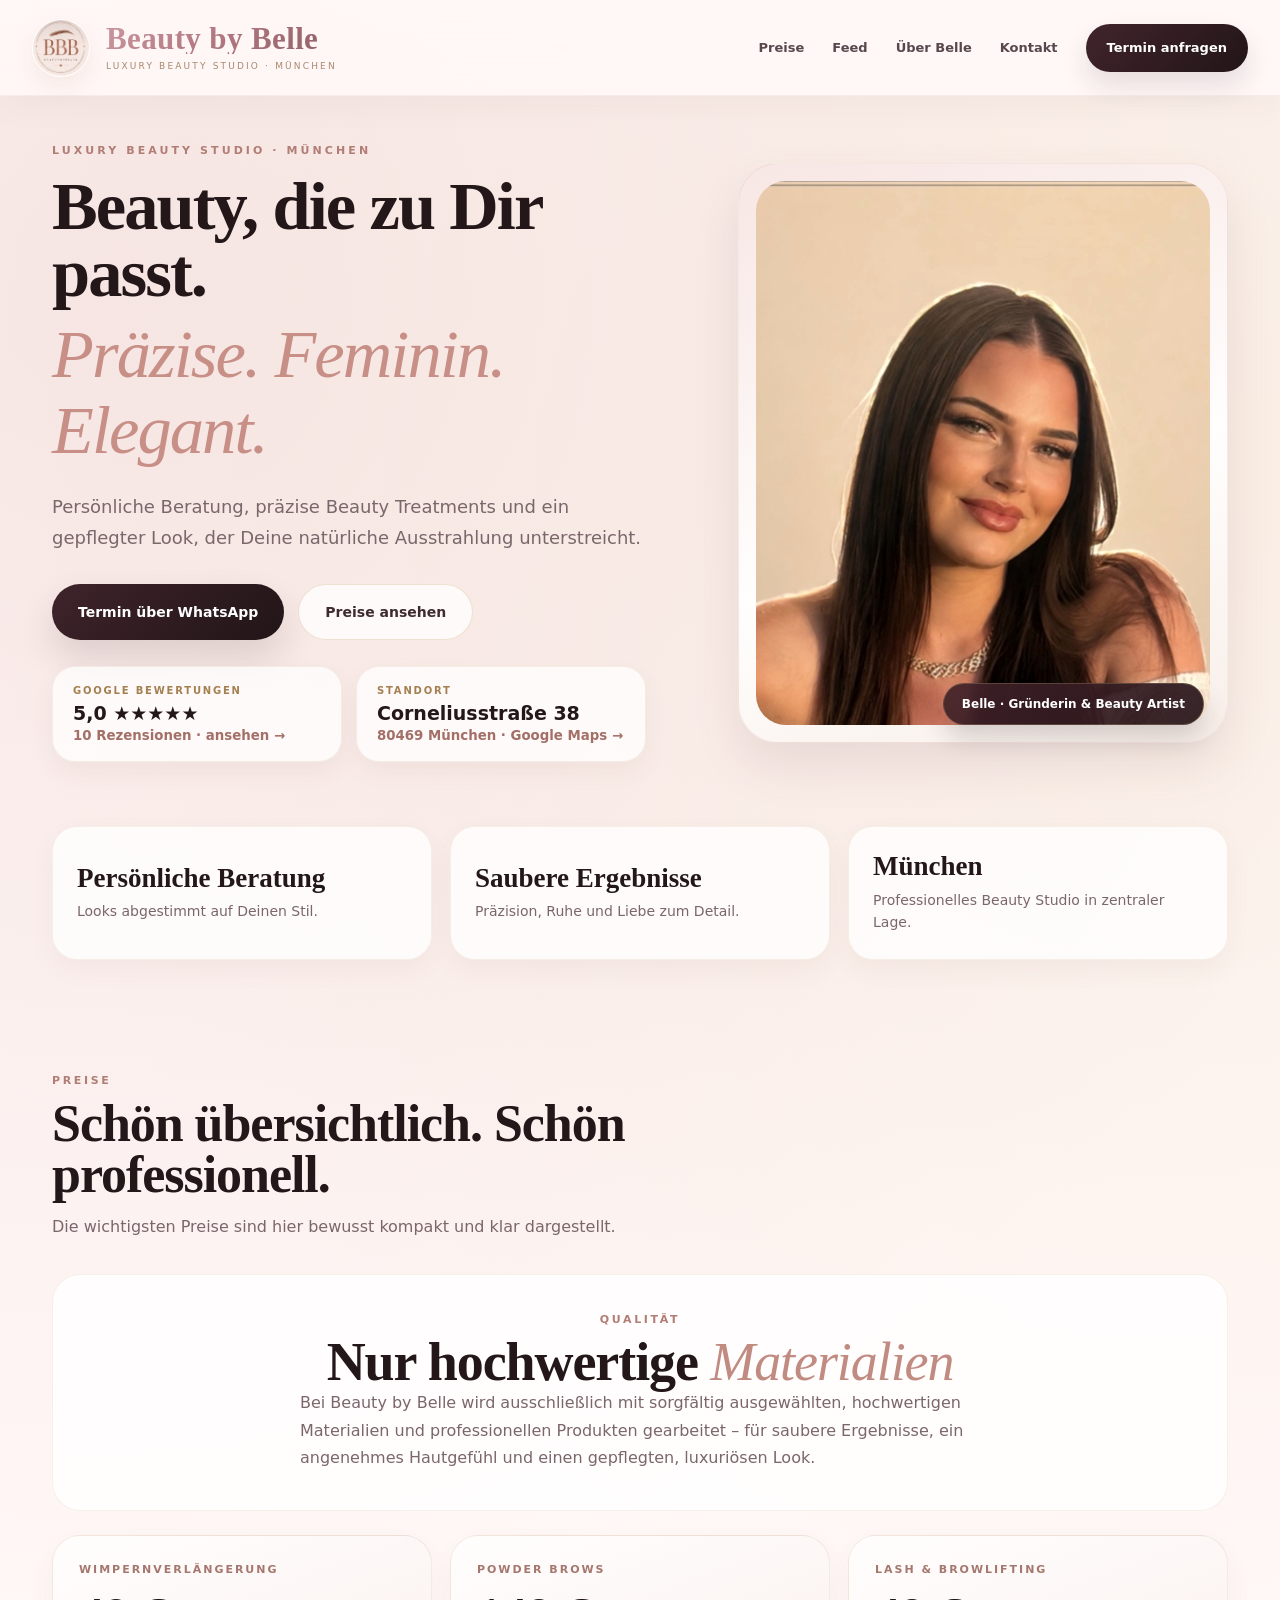
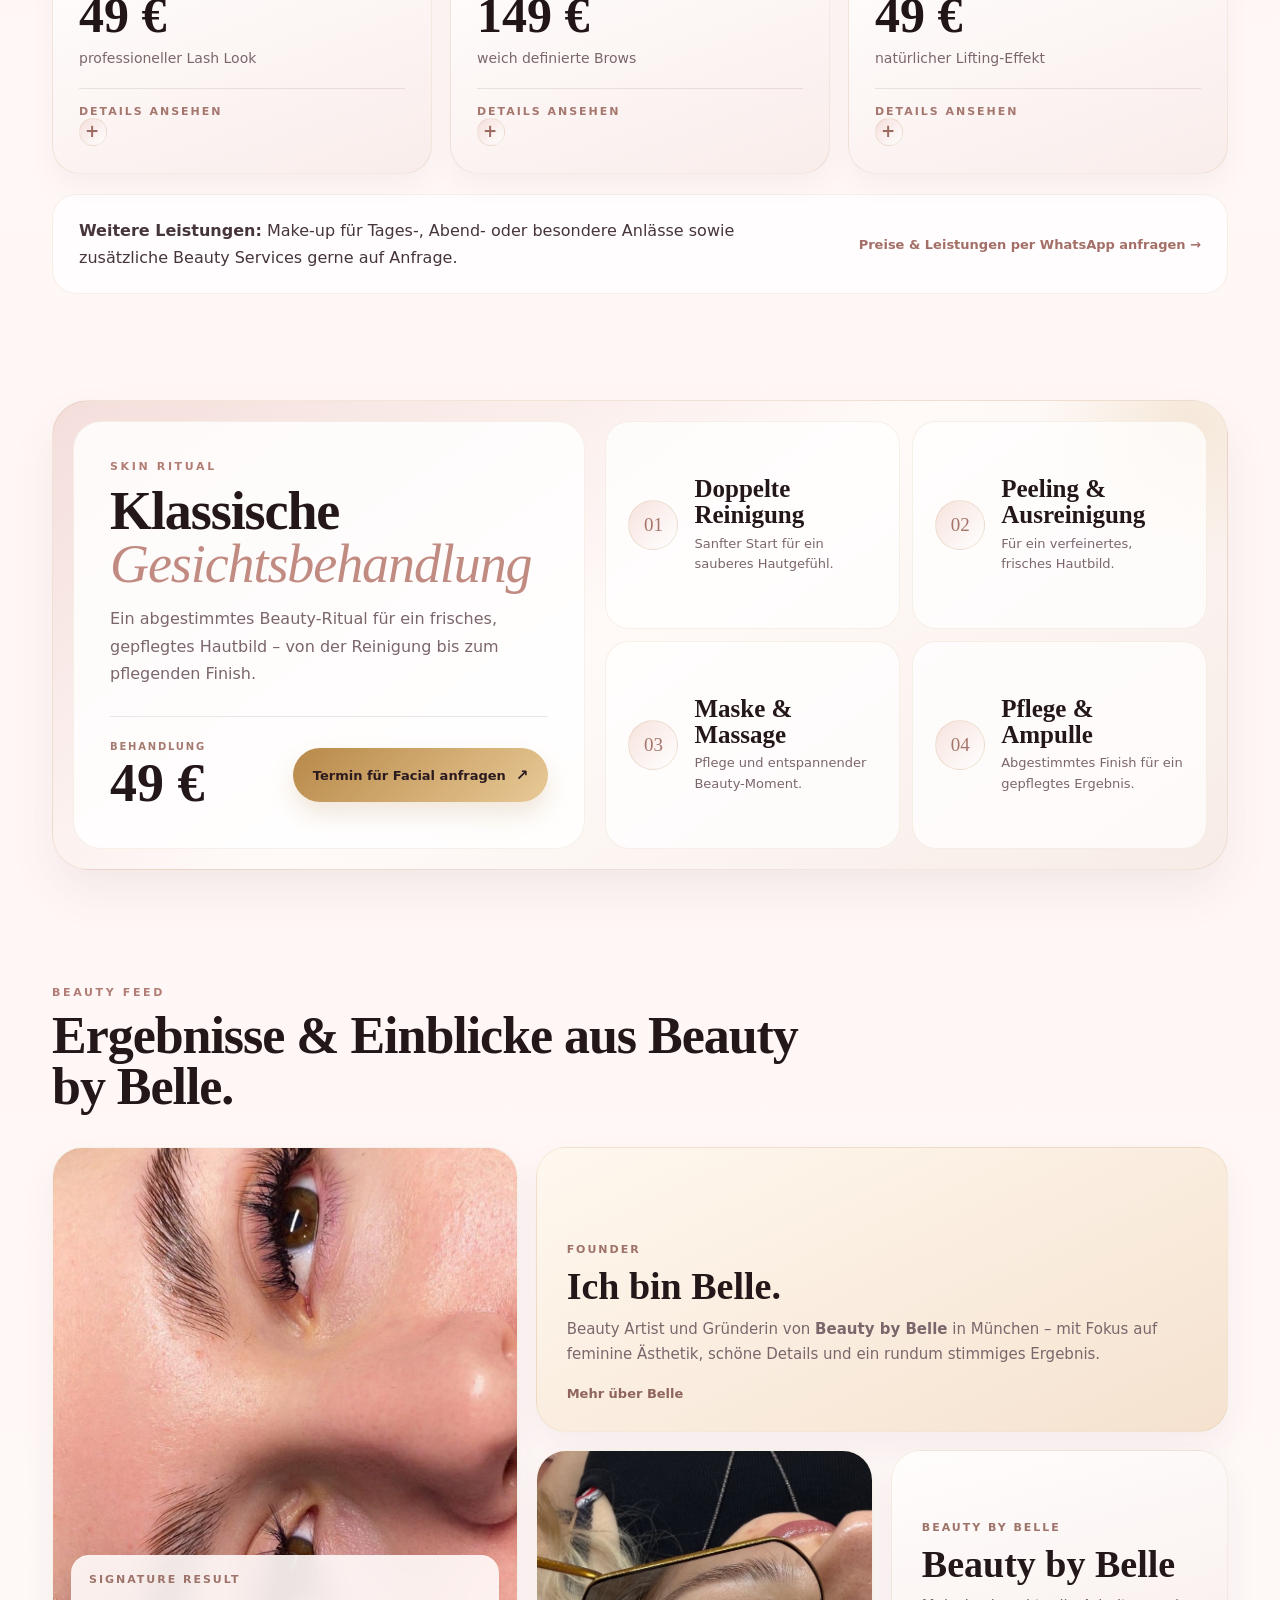
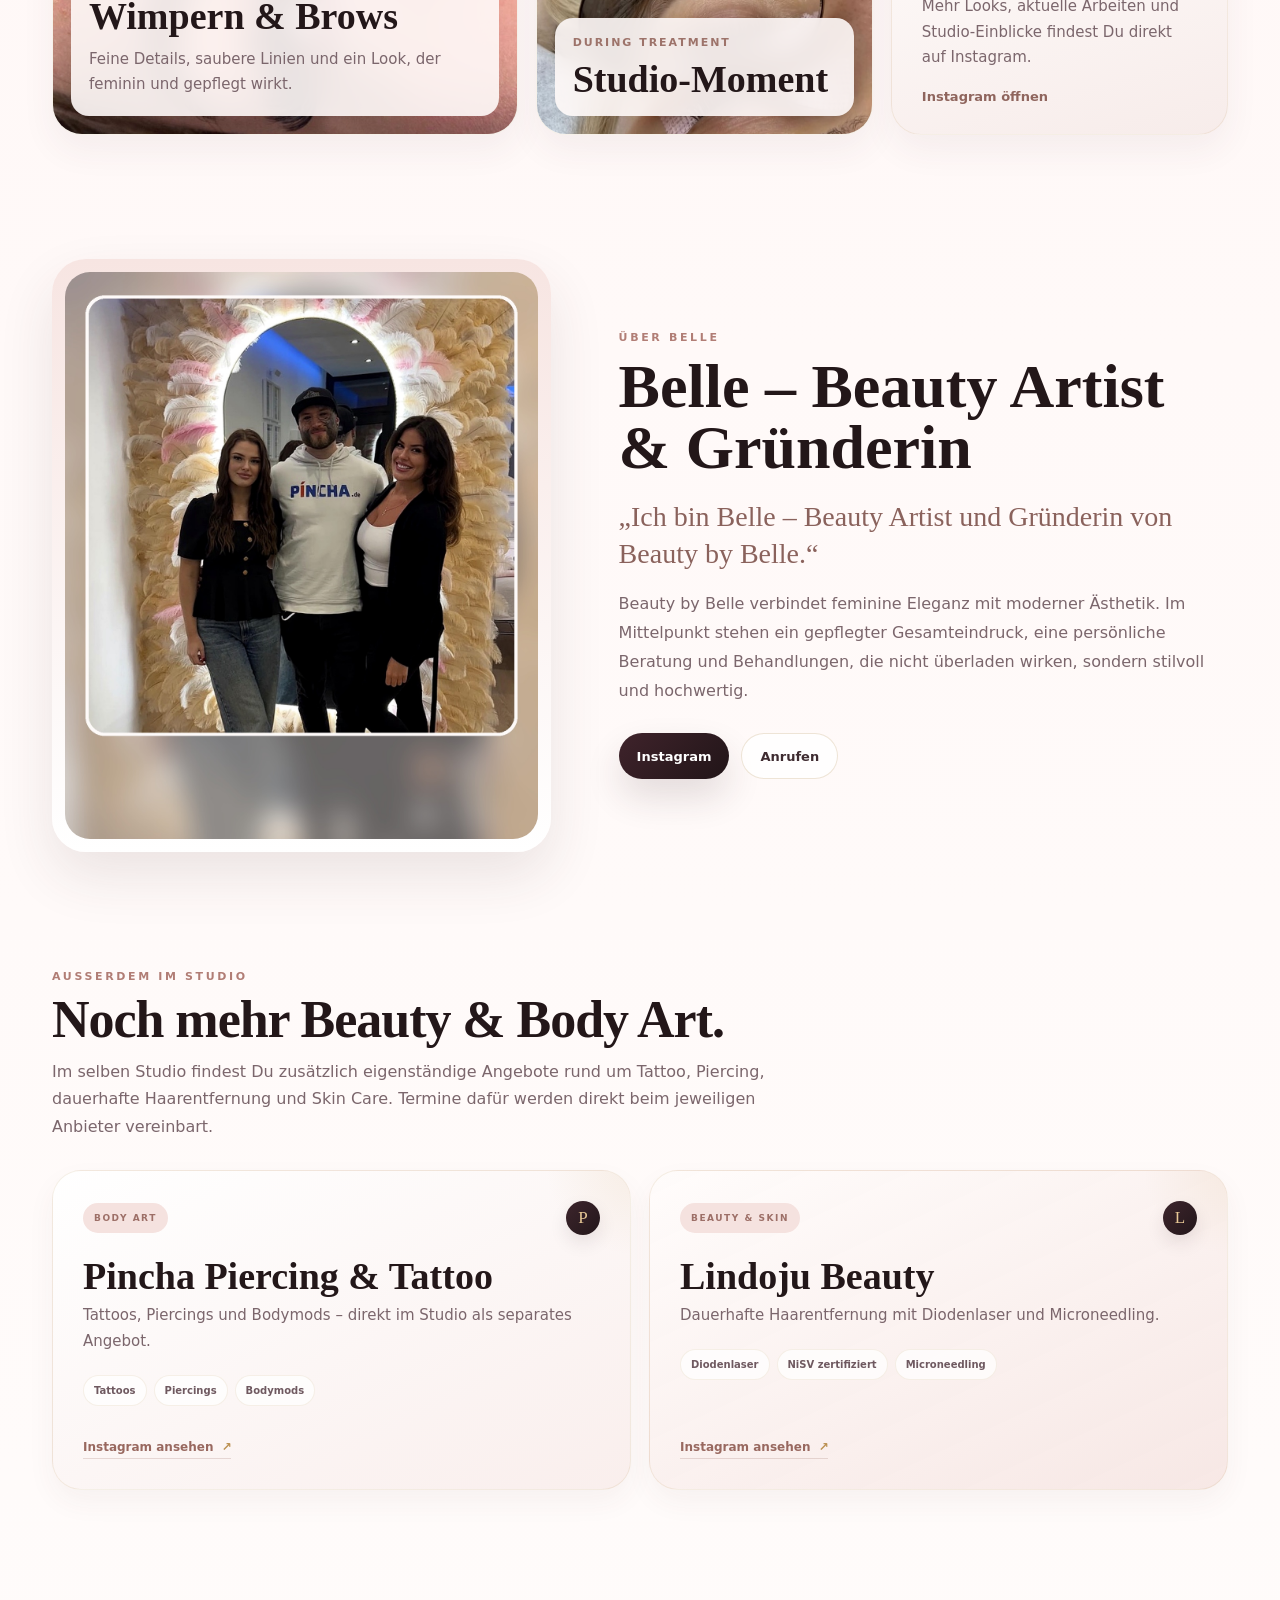
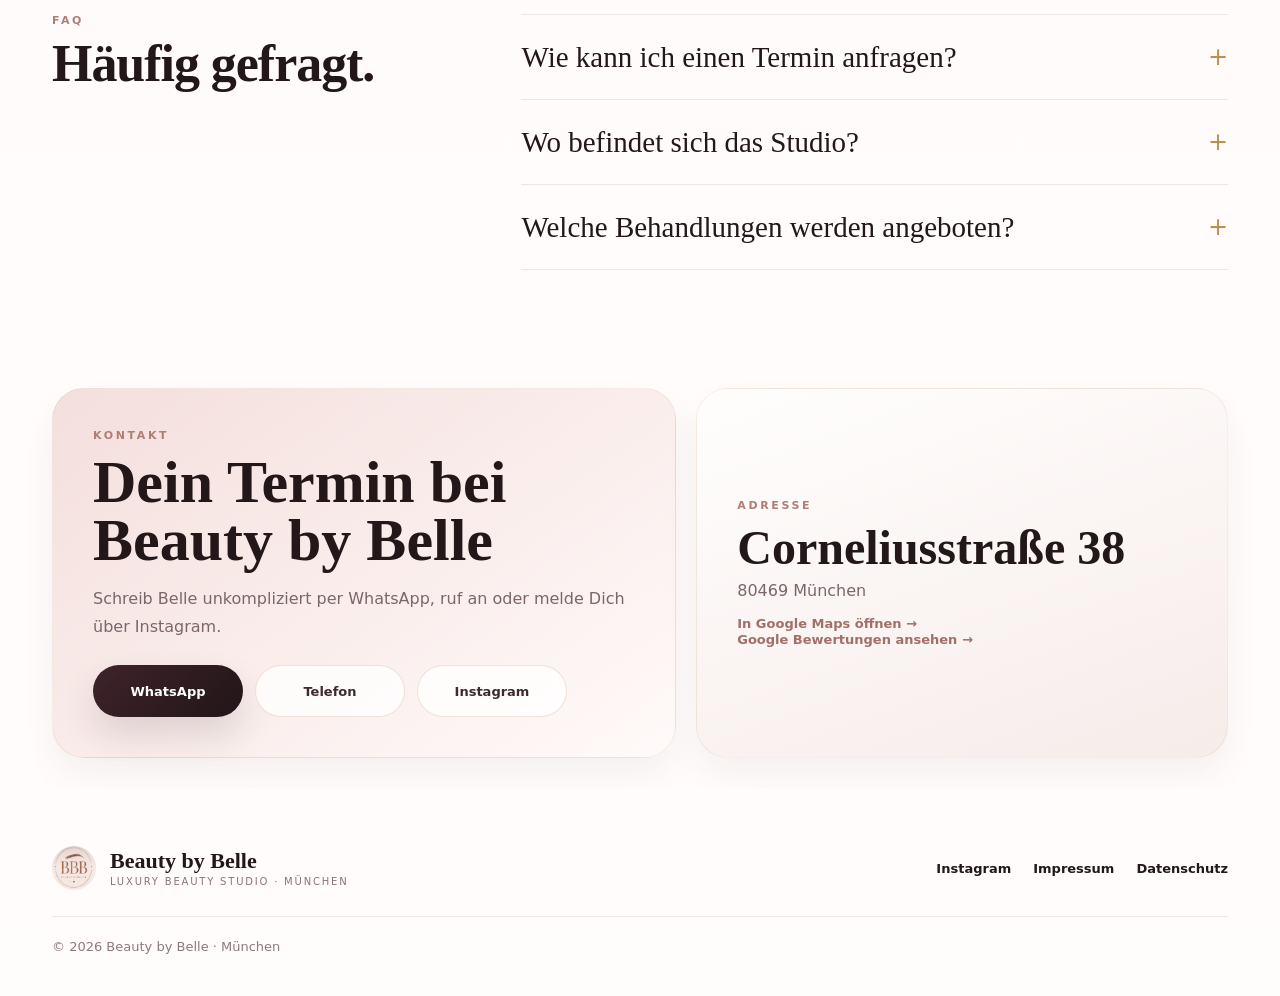
<file: index.html>
<!doctype html>
<html lang="de">
<head>
  <meta charset="utf-8">
  <meta name="viewport" content="width=device-width, initial-scale=1, viewport-fit=cover">
  <meta name="theme-color" content="#fff8f7">
  <meta name="description" content="Beauty by Belle München – luxuriöse Beauty Treatments mit rosé-goldenem Design: Wimpern, Powder Brows, Gesichtsbehandlung und mehr.">
  <meta name="format-detection" content="telephone=no">
  <meta property="og:title" content="Beauty by Belle München">
  <meta property="og:description" content="Belle – Beauty Artist und Gründerin von Beauty by Belle. Luxuriöse Beauty Treatments in München.">
  <meta property="og:type" content="website">
  <title>Beauty by Belle | Luxury Beauty Studio München</title>
  <link rel="icon" href="logo-bbb.jpg" type="image/jpeg">
  <link rel="stylesheet" href="styles.css?v=6.12.0">
  <script type="application/ld+json">
  {
    "@context":"https://schema.org",
    "@type":"BeautySalon",
    "name":"Beauty by Belle",
    "telephone":"+49 151 20498323",
    "email":"belle1441@gmx.de",
    "address":{
      "@type":"PostalAddress",
      "streetAddress":"Corneliusstraße 38",
      "postalCode":"80469",
      "addressLocality":"München",
      "addressCountry":"DE"
    },
    "sameAs":["https://www.instagram.com/beautybybelle_munich/"],
    "priceRange":"€€"
  }
  </script>
</head>
<body>
  <a class="skip-link" href="#main">Zum Inhalt springen</a>

  <header class="site-header" id="top">
    <a class="brand" href="#top" aria-label="Beauty by Belle Startseite">
      <img src="logo-bbb.jpg" alt="Beauty by Belle Logo" width="54" height="54">
      <span class="brand-copy">
        <strong>Beauty by Belle</strong>
        <small>Luxury Beauty Studio · München</small>
      </span>
    </a>

    <button class="menu-toggle" type="button" aria-label="Menü öffnen" aria-expanded="false" aria-controls="main-nav">
      <span></span><span></span>
    </button>

    <nav class="main-nav" id="main-nav" aria-label="Hauptnavigation">
      <a href="#preise">Preise</a>
      <a href="#feed">Feed</a>
      <a href="#belle">Über Belle</a>
      <a href="#kontakt">Kontakt</a>
      <a class="nav-cta" href="https://wa.me/4915120498323?text=Hallo%20Belle%2C%20ich%20m%C3%B6chte%20gerne%20einen%20Termin%20bei%20Beauty%20by%20Belle%20anfragen." target="_blank" rel="noopener">Termin anfragen</a>
    </nav>
  </header>

  <main id="main">
    <section class="hero">
      <div class="hero-copy">
        <p class="eyebrow">Luxury Beauty Studio · München</p>
        <h1>Beauty, die zu Dir passt. <em>Präzise. Feminin. Elegant.</em></h1>
        <p class="lead">Persönliche Beratung, präzise Beauty Treatments und ein gepflegter Look, der Deine natürliche Ausstrahlung unterstreicht.</p>

        <div class="hero-actions">
          <a class="btn btn-primary" href="https://wa.me/4915120498323?text=Hallo%20Belle%2C%20ich%20m%C3%B6chte%20gerne%20einen%20Termin%20bei%20Beauty%20by%20Belle%20anfragen." target="_blank" rel="noopener">Termin über WhatsApp</a>
          <a class="btn btn-secondary" href="#preise">Preise ansehen</a>
        </div>

        <div class="hero-meta">
          <a class="google-review-card" href="https://search.google.com/local/reviews?placeid=ChIJg-GGh-nfnUcRz_K6qeJYvUg" target="_blank" rel="noopener" aria-label="Google Bewertungen von Beauty by Belle öffnen">
            <span class="meta-label">Google Bewertungen</span>
            <strong>5,0 ★★★★★</strong>
            <small>10 Rezensionen · ansehen →</small>
          </a>
          <a class="location-meta-card" href="https://www.google.com/maps/search/?api=1&query=Corneliusstra%C3%9Fe+38%2C+80469+M%C3%BCnchen" target="_blank" rel="noopener" aria-label="Beauty by Belle in Google Maps öffnen">
            <span class="meta-label">Standort</span>
            <strong>Corneliusstraße 38</strong>
            <small>80469 München · Google Maps →</small>
          </a>
        </div>
      </div>

      <div class="hero-visual">
        <div class="hero-frame">
          <img src="belle-portrait.jpg" alt="Belle – Beauty Artist und Gründerin von Beauty by Belle" fetchpriority="high">
        </div>
        <div class="hero-badge">Belle · Gründerin &amp; Beauty Artist</div>
      </div>
    </section>

    <section class="info-strip" aria-label="Vorteile">
      <article><strong>Persönliche Beratung</strong><span>Looks abgestimmt auf Deinen Stil.</span></article>
      <article><strong>Saubere Ergebnisse</strong><span>Präzision, Ruhe und Liebe zum Detail.</span></article>
      <article><strong>München</strong><span>Professionelles Beauty Studio in zentraler Lage.</span></article>
    </section>

    <section class="section pricing-section" id="preise">
      <div class="section-heading narrow">
        <p class="eyebrow">Preise</p>
        <h2>Schön übersichtlich. Schön professionell.</h2>
        <p>Die wichtigsten Preise sind hier bewusst kompakt und klar dargestellt.</p>
      </div>

      <div class="price-editorial">
        <article class="facial-intro price-intro-card">
          <p class="eyebrow">Qualität</p>
          <h2>Nur hochwertige <em>Materialien</em></h2>
          <p>Bei Beauty by Belle wird ausschließlich mit sorgfältig ausgewählten, hochwertigen Materialien und professionellen Produkten gearbeitet – für saubere Ergebnisse, ein angenehmes Hautgefühl und einen gepflegten, luxuriösen Look.</p>
        </article>
      </div>

      <div class="pricing-grid pricing-accordion">
        <details class="price-box price-toggle">
          <summary>
            <span class="price-name">Wimpernverlängerung</span>
            <strong>49 €</strong>
            <small>professioneller Lash Look</small>
            <span class="price-more">Details ansehen <b>+</b></span>
          </summary>
          <div class="price-details">
            <h3>Wimpernverlängerung</h3>
            <p>Für einen ausdrucksstarken, gepflegten Blick. Form und Wirkung werden passend zu Deinen Augen und Deinem gewünschten Look abgestimmt.</p>
            <p>Es wird mit sorgfältig ausgewählten, hochwertigen Materialien und professionellen Produkten gearbeitet – für ein sauberes, leichtes und elegantes Ergebnis.</p>
            <a href="https://wa.me/4915120498323?text=Hallo%20Belle%2C%20ich%20interessiere%20mich%20f%C3%BCr%20eine%20Wimpernverl%C3%A4ngerung.%20Welche%20Termine%20sind%20frei%3F" target="_blank" rel="noopener">Termin anfragen →</a>
          </div>
        </details>

        <details class="price-box price-toggle">
          <summary>
            <span class="price-name">Powder Brows</span>
            <strong>149 €</strong>
            <small>weich definierte Brows</small>
            <span class="price-more">Details ansehen <b>+</b></span>
          </summary>
          <div class="price-details">
            <h3>Powder Brows</h3>
            <p>Die Form und Farbe werden individuell auf Gesicht, Hautton und Deinen Stil abgestimmt. Ziel ist ein weiches, gleichmäßiges und gepflegtes Brow-Ergebnis.</p>
            <p>Verwendet werden hochwertige Pigmente und professionelle Materialien; auf sauberes und präzises Arbeiten wird besonderer Wert gelegt.</p>
            <a href="https://wa.me/4915120498323?text=Hallo%20Belle%2C%20ich%20interessiere%20mich%20f%C3%BCr%20Powder%20Brows.%20Welche%20Termine%20sind%20frei%3F" target="_blank" rel="noopener">Termin anfragen →</a>
          </div>
        </details>

        <details class="price-box price-toggle">
          <summary>
            <span class="price-name">Lash &amp; Browlifting</span>
            <strong>49 €</strong>
            <small>natürlicher Lifting-Effekt</small>
            <span class="price-more">Details ansehen <b>+</b></span>
          </summary>
          <div class="price-details">
            <h3>Lash &amp; Browlifting</h3>
            <p>Wimpern und Brauen werden geformt und optisch angehoben, sodass ein gepflegter, natürlicher und definierter Look entsteht.</p>
            <p>Auch hier kommen ausschließlich hochwertige, professionelle Produkte zum Einsatz, abgestimmt auf ein sauberes und elegantes Finish.</p>
            <a href="https://wa.me/4915120498323?text=Hallo%20Belle%2C%20ich%20interessiere%20mich%20f%C3%BCr%20Lash-%20%26%20Browlifting.%20Welche%20Termine%20sind%20frei%3F" target="_blank" rel="noopener">Termin anfragen →</a>
          </div>
        </details>
      </div>

      <div class="price-note">
        <p><strong>Weitere Leistungen:</strong> Make-up für Tages-, Abend- oder besondere Anlässe sowie zusätzliche Beauty Services gerne auf Anfrage.</p>
        <a class="inline-link" href="https://wa.me/4915120498323?text=Hallo%20Belle%2C%20ich%20habe%20eine%20Frage%20zu%20Deinen%20Leistungen%20und%20Preisen." target="_blank" rel="noopener">Preise &amp; Leistungen per WhatsApp anfragen →</a>
      </div>
    </section>

    <section class="section facial-section" id="facial">
      <div class="facial-editorial">
        <div class="facial-intro">
          <p class="eyebrow">Skin Ritual</p>
          <h2>Klassische <em>Gesichtsbehandlung</em></h2>
          <p>Ein abgestimmtes Beauty-Ritual für ein frisches, gepflegtes Hautbild – von der Reinigung bis zum pflegenden Finish.</p>
          <div class="facial-price-row">
            <div><span>Behandlung</span><strong>49 €</strong></div>
            <a class="facial-cta" href="https://wa.me/4915120498323?text=Hallo%20Belle%2C%20ich%20interessiere%20mich%20f%C3%BCr%20eine%20Gesichtsbehandlung.%20Welche%20Termine%20sind%20frei%3F" target="_blank" rel="noopener">Termin für Facial anfragen <span>↗</span></a>
          </div>
        </div>

        <div class="facial-steps" aria-label="Ablauf der klassischen Gesichtsbehandlung">
          <article><span>01</span><div><strong>Doppelte Reinigung</strong><small>Sanfter Start für ein sauberes Hautgefühl.</small></div></article>
          <article><span>02</span><div><strong>Peeling &amp; Ausreinigung</strong><small>Für ein verfeinertes, frisches Hautbild.</small></div></article>
          <article><span>03</span><div><strong>Maske &amp; Massage</strong><small>Pflege und entspannender Beauty-Moment.</small></div></article>
          <article><span>04</span><div><strong>Pflege &amp; Ampulle</strong><small>Abgestimmtes Finish für ein gepflegtes Ergebnis.</small></div></article>
        </div>
      </div>
    </section>


    <section class="section feed-section" id="feed">
      <div class="section-heading">
        <p class="eyebrow">Beauty Feed</p>
        <h2>Ergebnisse & Einblicke aus Beauty by Belle.</h2>
      </div>

      <div class="feed-grid">
        <article class="feed-card image-large">
          <img src="wimpern-ergebnis.jpg" alt="Beauty Ergebnis – Wimpern und Brows bei Beauty by Belle" loading="lazy">
          <div class="feed-copy">
            <span>Signature Result</span>
            <h3>Wimpern &amp; Brows</h3>
            <p>Feine Details, saubere Linien und ein Look, der feminin und gepflegt wirkt.</p>
          </div>
        </article>

        <article class="feed-card text-card gold-card">
          <span>Founder</span>
          <h3>Ich bin Belle.</h3>
          <p>Beauty Artist und Gründerin von <strong>Beauty by Belle</strong> in München – mit Fokus auf feminine Ästhetik, schöne Details und ein rundum stimmiges Ergebnis.</p>
          <a href="#belle">Mehr über Belle</a>
        </article>

        <article class="feed-card image-small">
          <img src="wimpern-behandlung.jpg" alt="Wimpernbehandlung im Studio" loading="lazy">
          <div class="feed-copy compact-copy">
            <span>During Treatment</span>
            <h3>Studio-Moment</h3>
          </div>
        </article>

        <article class="feed-card text-card soft-card">
          <span>Beauty by Belle</span>
          <h3>Beauty by Belle</h3>
          <p>Mehr Looks, aktuelle Arbeiten und Studio-Einblicke findest Du direkt auf Instagram.</p>
          <a href="https://www.instagram.com/beautybybelle_munich/" target="_blank" rel="noopener">Instagram öffnen</a>
        </article>
      </div>
    </section>

    <section class="section about-section" id="belle">
      <div class="about-image-wrap">
        <img src="about-team.jpg" alt="Beauty by Belle Studio – Belle mit Studio-Partnern" loading="lazy">
      </div>
      <div class="about-copy">
        <p class="eyebrow">Über Belle</p>
        <h2>Belle – Beauty Artist &amp; <span class="no-break">Gründerin</span></h2>
        <p class="about-lead">„Ich bin Belle – Beauty Artist und Gründerin von Beauty by Belle.“</p>
        <p>Beauty by Belle verbindet feminine Eleganz mit moderner Ästhetik. Im Mittelpunkt stehen ein gepflegter Gesamteindruck, eine persönliche Beratung und Behandlungen, die nicht überladen wirken, sondern stilvoll und hochwertig.</p>
        <div class="about-actions">
          <a class="btn btn-primary small" href="https://www.instagram.com/beautybybelle_munich/" target="_blank" rel="noopener">Instagram</a>
          <a class="btn btn-secondary small" href="tel:+4915120498323">Anrufen</a>
        </div>
      </div>
    </section>

    <section class="section studio-extra-section" aria-labelledby="studio-extra-title">
      <div class="section-heading studio-extra-heading">
        <p class="eyebrow">Außerdem im Studio</p>
        <h2 id="studio-extra-title">Noch mehr Beauty &amp; Body Art.</h2>
        <p>Im selben Studio findest Du zusätzlich eigenständige Angebote rund um Tattoo, Piercing, dauerhafte Haarentfernung und Skin Care. Termine dafür werden direkt beim jeweiligen Anbieter vereinbart.</p>
      </div>

      <div class="studio-extra-grid">
        <article class="studio-extra-card">
          <div class="studio-extra-topline">
            <span class="studio-extra-badge">Body Art</span>
            <span class="studio-extra-mark">P</span>
          </div>
          <h3>Pincha Piercing &amp; Tattoo</h3>
          <p>Tattoos, Piercings und Bodymods – direkt im Studio als separates Angebot.</p>
          <div class="studio-extra-tags" aria-label="Leistungen von Pincha Piercing & Tattoo">
            <span>Tattoos</span><span>Piercings</span><span>Bodymods</span>
          </div>
          <a class="studio-extra-link" href="https://www.instagram.com/pinchapiercingtattoo" target="_blank" rel="noopener">Instagram ansehen <span>↗</span></a>
        </article>

        <article class="studio-extra-card studio-extra-card-soft">
          <div class="studio-extra-topline">
            <span class="studio-extra-badge">Beauty &amp; Skin</span>
            <span class="studio-extra-mark">L</span>
          </div>
          <h3>Lindoju Beauty</h3>
          <p>Dauerhafte Haarentfernung mit Diodenlaser und Microneedling.</p>
          <div class="studio-extra-tags" aria-label="Leistungen von Lindoju Beauty">
            <span>Diodenlaser</span><span>NiSV zertifiziert</span><span>Microneedling</span>
          </div>
          <a class="studio-extra-link" href="https://www.instagram.com/lindojubeauty" target="_blank" rel="noopener">Instagram ansehen <span>↗</span></a>
        </article>
      </div>
    </section>

    <section class="section faq-section">
      <div class="section-heading left narrow-left">
        <p class="eyebrow">FAQ</p>
        <h2>Häufig gefragt.</h2>
      </div>
      <div class="faq-list">
        <details>
          <summary>Wie kann ich einen Termin anfragen?<span>+</span></summary>
          <p>Am schnellsten direkt über WhatsApp oder telefonisch. Alle Buttons auf dieser Seite führen direkt zur Kontaktaufnahme.</p>
        </details>
        <details>
          <summary>Wo befindet sich das Studio?<span>+</span></summary>
          <p>Beauty by Belle befindet sich in der Corneliusstraße 38, 80469 München.</p>
        </details>
        <details>
          <summary>Welche Behandlungen werden angeboten?<span>+</span></summary>
          <p>Wimpernverlängerung, Powder Brows, Gesichtsbehandlungen, Lash &amp; Browlifting sowie weitere Beauty Services und Make-up auf Anfrage.</p>
        </details>
      </div>
    </section>

    <section class="contact-section" id="kontakt">
      <div class="contact-card">
        <p class="eyebrow">Kontakt</p>
        <h2>Dein Termin bei Beauty by Belle</h2>
        <p>Schreib Belle unkompliziert per WhatsApp, ruf an oder melde Dich über Instagram.</p>
        <div class="contact-buttons">
          <a class="btn btn-primary" href="https://wa.me/4915120498323?text=Hallo%20Belle%2C%20ich%20m%C3%B6chte%20gerne%20einen%20Termin%20bei%20Beauty%20by%20Belle%20anfragen." target="_blank" rel="noopener">WhatsApp</a>
          <a class="btn btn-secondary" href="tel:+4915120498323">Telefon</a>
          <a class="btn btn-secondary" href="https://www.instagram.com/beautybybelle_munich/" target="_blank" rel="noopener">Instagram</a>
        </div>
      </div>

      <div class="location-card">
        <p class="eyebrow">Adresse</p>
        <a class="location-main-link" href="https://www.google.com/maps/search/?api=1&query=Corneliusstra%C3%9Fe+38%2C+80469+M%C3%BCnchen" target="_blank" rel="noopener" aria-label="Corneliusstraße 38 in Google Maps öffnen">
          <h3>Corneliusstraße 38</h3>
          <p>80469 München</p>
          <span>In Google Maps öffnen →</span>
        </a>
        <a class="inline-link" href="https://search.google.com/local/reviews?placeid=ChIJg-GGh-nfnUcRz_K6qeJYvUg" target="_blank" rel="noopener">Google Bewertungen ansehen →</a>
      </div>
    </section>
  </main>

  <footer>
    <div class="footer-brand">
      <img src="logo-bbb.jpg" alt="Beauty by Belle Logo" width="44" height="44">
      <div>
        <strong>Beauty by Belle</strong>
        <small>Luxury Beauty Studio · München</small>
      </div>
    </div>

    <nav class="footer-links" aria-label="Footer Links">
      <a href="https://www.instagram.com/beautybybelle_munich/" target="_blank" rel="noopener">Instagram</a>
      <a href="impressum.html">Impressum</a>
      <a href="datenschutz.html">Datenschutz</a>
    </nav>

    <p>© <span id="year"></span> Beauty by Belle · München</p>
  </footer>

  <div class="mobile-cta">
    <a href="https://wa.me/4915120498323?text=Hallo%20Belle%2C%20ich%20m%C3%B6chte%20gerne%20einen%20Termin%20bei%20Beauty%20by%20Belle%20anfragen." target="_blank" rel="noopener">Termin anfragen</a>
  </div>

  <script src="script.js?v=6.12.0" defer></script>
</body>
</html>
</file>
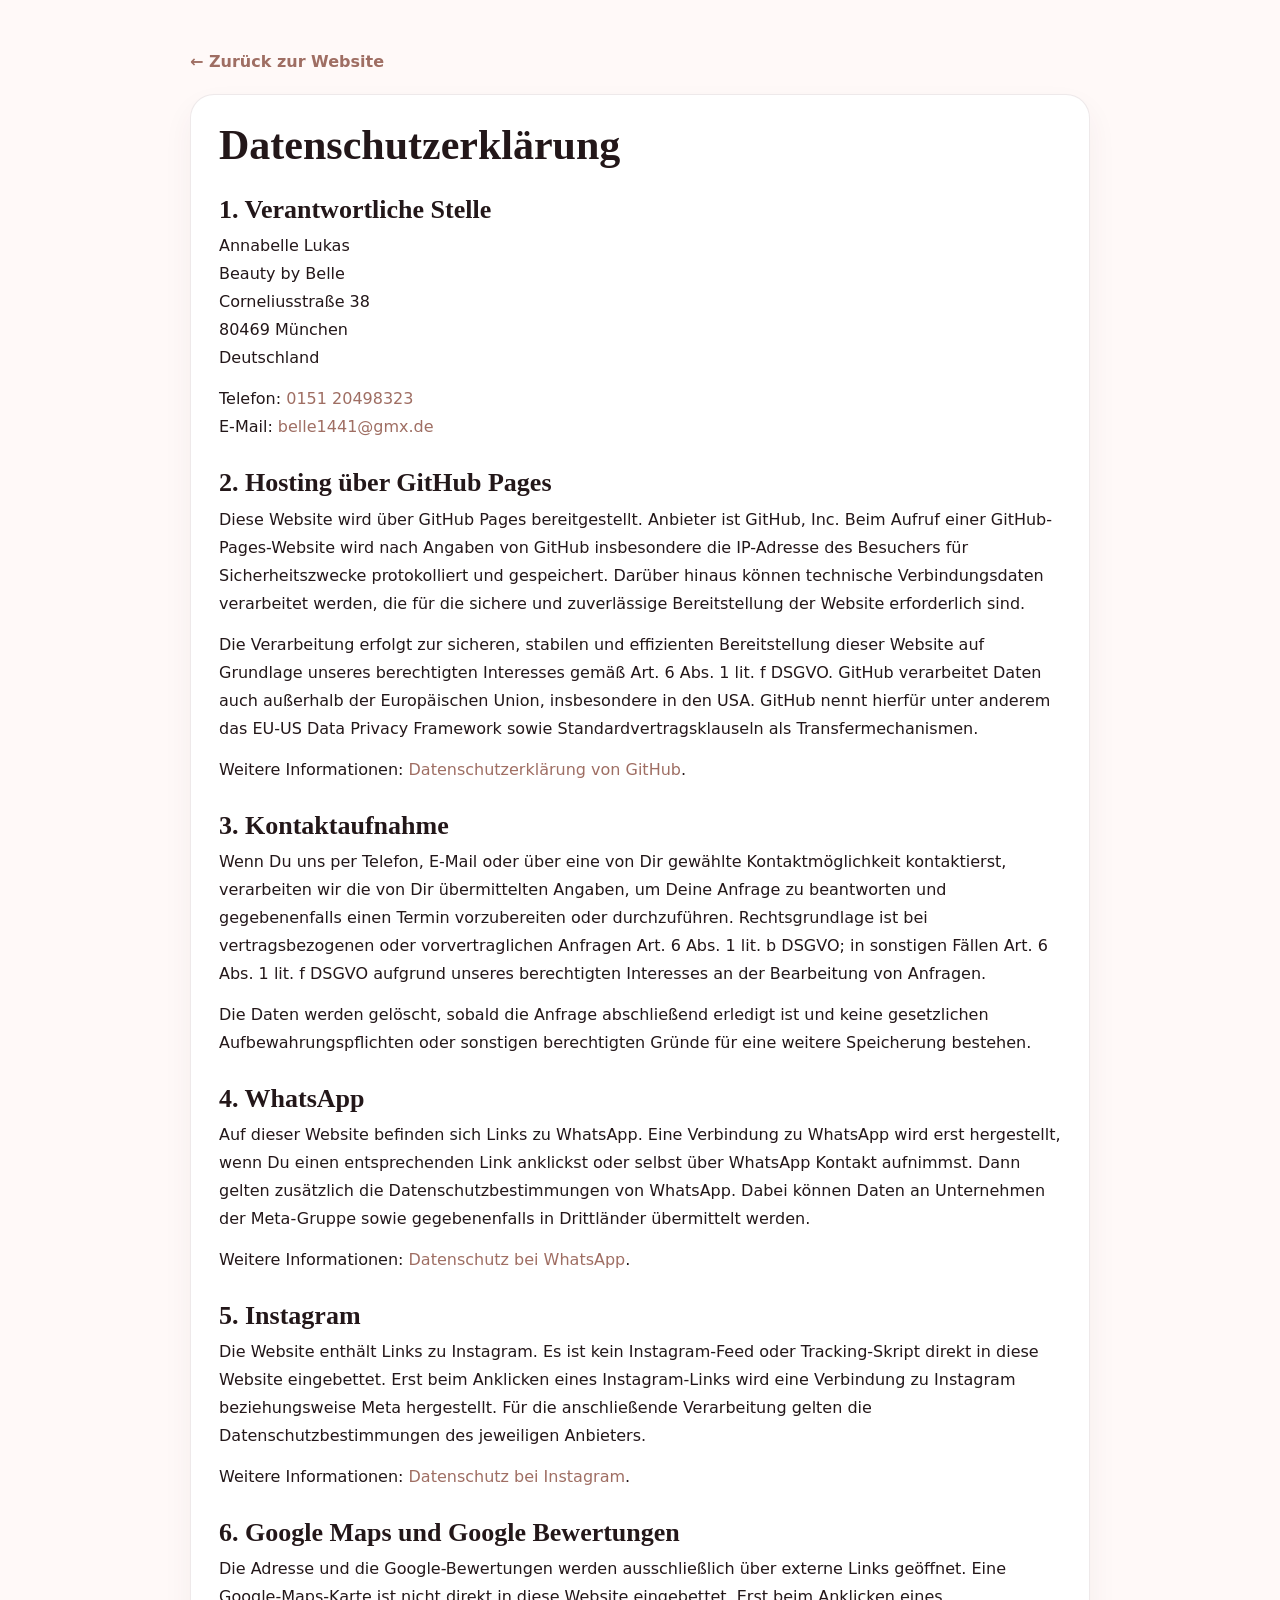
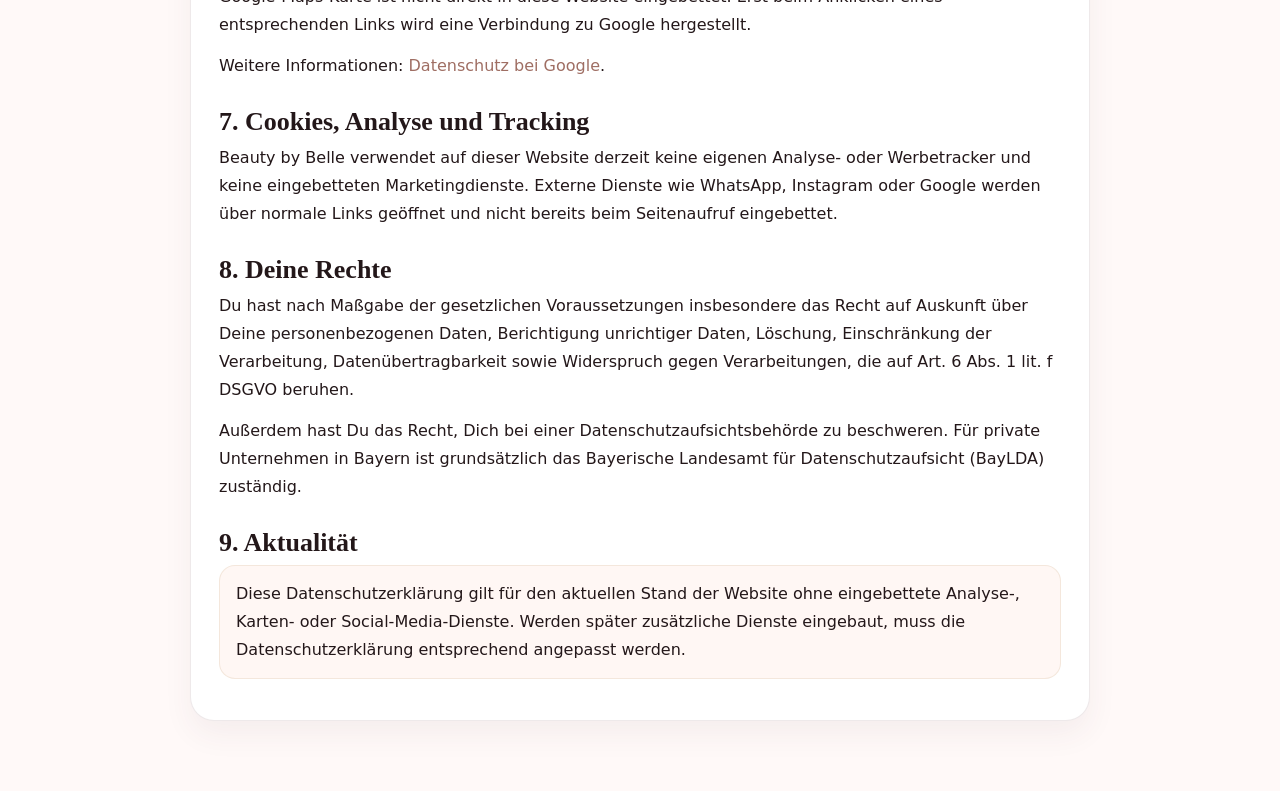
<file: datenschutz.html>
<!doctype html>
<html lang="de">
<head>
  <meta charset="utf-8">
  <meta name="viewport" content="width=device-width, initial-scale=1, viewport-fit=cover">
  <meta name="theme-color" content="#fff8f7">
  <meta name="robots" content="index,follow">
  <title>Datenschutz | Beauty by Belle</title>
  <style>
    body{margin:0;font-family:Inter,system-ui,-apple-system,BlinkMacSystemFont,"Segoe UI",sans-serif;background:#fff9f8;color:#231719;line-height:1.75}
    main{max-width:900px;margin:auto;padding:48px 20px 70px}
    a{color:#9f6e63;text-decoration:none}a:hover{text-decoration:underline}a:focus-visible{outline:3px solid rgba(179,137,75,.58);outline-offset:4px;border-radius:8px}
    .card{background:#fff;border:1px solid rgba(136,102,110,.14);border-radius:24px;padding:28px;box-shadow:0 14px 30px rgba(90,58,65,.06)}
    h1,h2{font-family:Georgia,serif;line-height:1.08}h1{font-size:42px;margin:0 0 18px}h2{margin:28px 0 8px;font-size:26px}
    p{margin:0 0 13px}.back{display:inline-flex;margin-bottom:18px;font-weight:700}.note{padding:14px 16px;border-radius:16px;background:#fff7f4;border:1px solid rgba(179,137,75,.14)}
  </style>
</head>
<body>
  <main>
    <a class="back" href="index.html">← Zurück zur Website</a>
    <div class="card">
      <h1>Datenschutzerklärung</h1>

      <h2>1. Verantwortliche Stelle</h2>
      <p>Annabelle Lukas<br>Beauty by Belle<br>Corneliusstraße 38<br>80469 München<br>Deutschland</p>
      <p>Telefon: <a href="tel:+4915120498323">0151 20498323</a><br>E-Mail: <a href="mailto:belle1441@gmx.de">belle1441@gmx.de</a></p>

      <h2>2. Hosting über GitHub Pages</h2>
      <p>Diese Website wird über GitHub Pages bereitgestellt. Anbieter ist GitHub, Inc. Beim Aufruf einer GitHub-Pages-Website wird nach Angaben von GitHub insbesondere die IP-Adresse des Besuchers für Sicherheitszwecke protokolliert und gespeichert. Darüber hinaus können technische Verbindungsdaten verarbeitet werden, die für die sichere und zuverlässige Bereitstellung der Website erforderlich sind.</p>
      <p>Die Verarbeitung erfolgt zur sicheren, stabilen und effizienten Bereitstellung dieser Website auf Grundlage unseres berechtigten Interesses gemäß Art. 6 Abs. 1 lit. f DSGVO. GitHub verarbeitet Daten auch außerhalb der Europäischen Union, insbesondere in den USA. GitHub nennt hierfür unter anderem das EU-US Data Privacy Framework sowie Standardvertragsklauseln als Transfermechanismen.</p>
      <p>Weitere Informationen: <a href="https://docs.github.com/de/site-policy/privacy-policies/github-general-privacy-statement" target="_blank" rel="noopener">Datenschutzerklärung von GitHub</a>.</p>

      <h2>3. Kontaktaufnahme</h2>
      <p>Wenn Du uns per Telefon, E-Mail oder über eine von Dir gewählte Kontaktmöglichkeit kontaktierst, verarbeiten wir die von Dir übermittelten Angaben, um Deine Anfrage zu beantworten und gegebenenfalls einen Termin vorzubereiten oder durchzuführen. Rechtsgrundlage ist bei vertragsbezogenen oder vorvertraglichen Anfragen Art. 6 Abs. 1 lit. b DSGVO; in sonstigen Fällen Art. 6 Abs. 1 lit. f DSGVO aufgrund unseres berechtigten Interesses an der Bearbeitung von Anfragen.</p>
      <p>Die Daten werden gelöscht, sobald die Anfrage abschließend erledigt ist und keine gesetzlichen Aufbewahrungspflichten oder sonstigen berechtigten Gründe für eine weitere Speicherung bestehen.</p>

      <h2>4. WhatsApp</h2>
      <p>Auf dieser Website befinden sich Links zu WhatsApp. Eine Verbindung zu WhatsApp wird erst hergestellt, wenn Du einen entsprechenden Link anklickst oder selbst über WhatsApp Kontakt aufnimmst. Dann gelten zusätzlich die Datenschutzbestimmungen von WhatsApp. Dabei können Daten an Unternehmen der Meta-Gruppe sowie gegebenenfalls in Drittländer übermittelt werden.</p>
      <p>Weitere Informationen: <a href="https://www.whatsapp.com/legal/privacy-policy-eea" target="_blank" rel="noopener">Datenschutz bei WhatsApp</a>.</p>

      <h2>5. Instagram</h2>
      <p>Die Website enthält Links zu Instagram. Es ist kein Instagram-Feed oder Tracking-Skript direkt in diese Website eingebettet. Erst beim Anklicken eines Instagram-Links wird eine Verbindung zu Instagram beziehungsweise Meta hergestellt. Für die anschließende Verarbeitung gelten die Datenschutzbestimmungen des jeweiligen Anbieters.</p>
      <p>Weitere Informationen: <a href="https://privacycenter.instagram.com/policy/" target="_blank" rel="noopener">Datenschutz bei Instagram</a>.</p>

      <h2>6. Google Maps und Google Bewertungen</h2>
      <p>Die Adresse und die Google-Bewertungen werden ausschließlich über externe Links geöffnet. Eine Google-Maps-Karte ist nicht direkt in diese Website eingebettet. Erst beim Anklicken eines entsprechenden Links wird eine Verbindung zu Google hergestellt.</p>
      <p>Weitere Informationen: <a href="https://policies.google.com/privacy" target="_blank" rel="noopener">Datenschutz bei Google</a>.</p>

      <h2>7. Cookies, Analyse und Tracking</h2>
      <p>Beauty by Belle verwendet auf dieser Website derzeit keine eigenen Analyse- oder Werbetracker und keine eingebetteten Marketingdienste. Externe Dienste wie WhatsApp, Instagram oder Google werden über normale Links geöffnet und nicht bereits beim Seitenaufruf eingebettet.</p>

      <h2>8. Deine Rechte</h2>
      <p>Du hast nach Maßgabe der gesetzlichen Voraussetzungen insbesondere das Recht auf Auskunft über Deine personenbezogenen Daten, Berichtigung unrichtiger Daten, Löschung, Einschränkung der Verarbeitung, Datenübertragbarkeit sowie Widerspruch gegen Verarbeitungen, die auf Art. 6 Abs. 1 lit. f DSGVO beruhen.</p>
      <p>Außerdem hast Du das Recht, Dich bei einer Datenschutzaufsichtsbehörde zu beschweren. Für private Unternehmen in Bayern ist grundsätzlich das Bayerische Landesamt für Datenschutzaufsicht (BayLDA) zuständig.</p>

      <h2>9. Aktualität</h2>
      <p class="note">Diese Datenschutzerklärung gilt für den aktuellen Stand der Website ohne eingebettete Analyse-, Karten- oder Social-Media-Dienste. Werden später zusätzliche Dienste eingebaut, muss die Datenschutzerklärung entsprechend angepasst werden.</p>
    </div>
  </main>
</body>
</html>
</file>
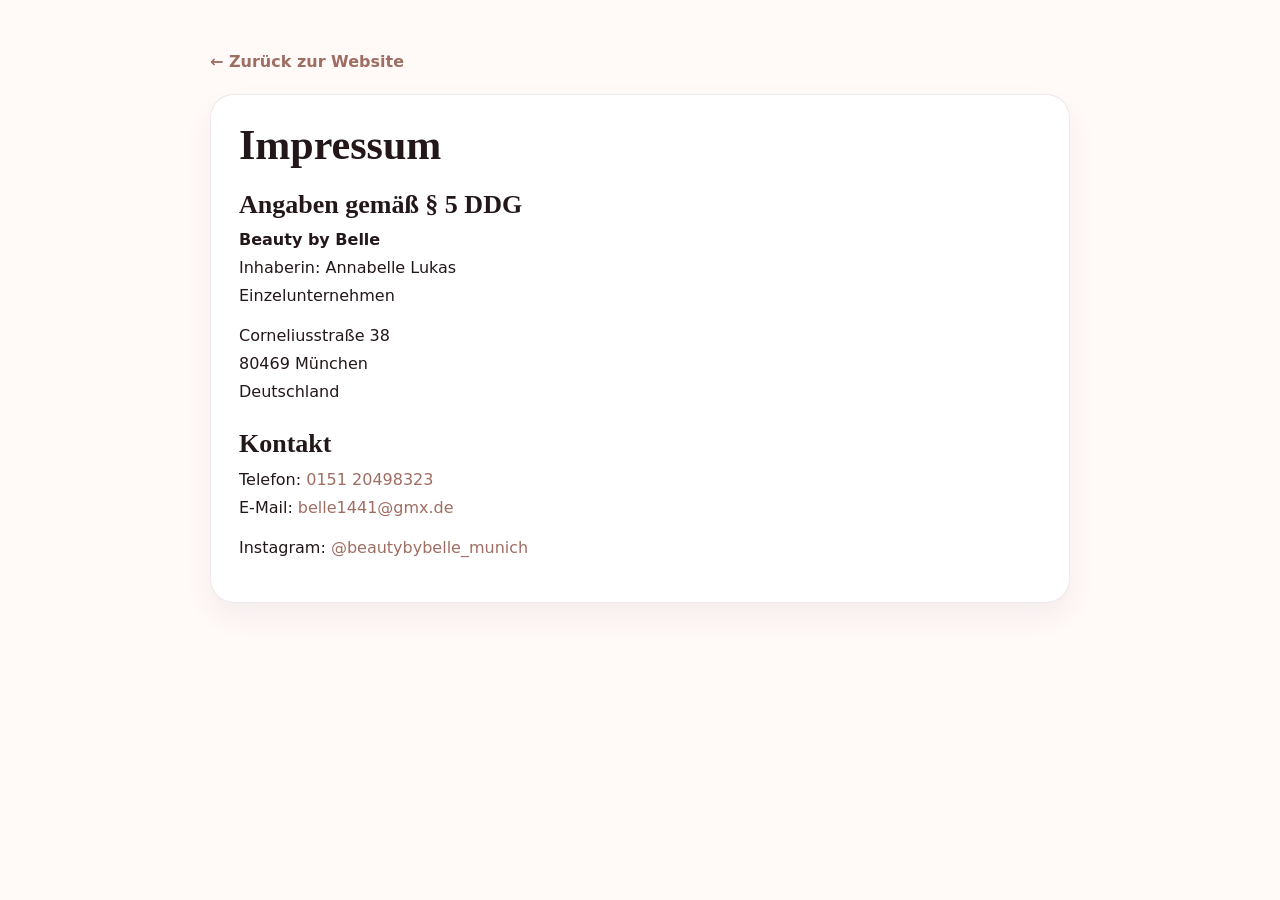
<file: impressum.html>
<!doctype html>
<html lang="de">
<head>
  <meta charset="utf-8">
  <meta name="viewport" content="width=device-width, initial-scale=1, viewport-fit=cover">
  <meta name="theme-color" content="#fff8f7">
  <title>Impressum | Beauty by Belle</title>
  <style>
    body{margin:0;font-family:Inter,system-ui,sans-serif;background:#fff9f8;color:#231719;line-height:1.75}
    main{max-width:860px;margin:auto;padding:48px 20px 70px}
    a{color:#9f6e63;text-decoration:none}a:hover{text-decoration:underline}
    .card{background:#fff;border:1px solid rgba(136,102,110,.14);border-radius:24px;padding:28px;box-shadow:0 14px 30px rgba(90,58,65,.06)}
    h1,h2{font-family:Georgia,serif;line-height:1.05}h1{font-size:42px;margin:0 0 18px}h2{margin:24px 0 8px;font-size:26px}
    p{margin:0 0 12px}.back{display:inline-flex;margin-bottom:18px;font-weight:700}
  </style>
</head>
<body>
  <main>
    <a class="back" href="index.html">← Zurück zur Website</a>
    <div class="card">
      <h1>Impressum</h1>
      <h2>Angaben gemäß § 5 DDG</h2>
      <p><strong>Beauty by Belle</strong><br>
      Inhaberin: Annabelle Lukas<br>
      Einzelunternehmen</p>
      <p>Corneliusstraße 38<br>80469 München<br>Deutschland</p>
      <h2>Kontakt</h2>
      <p>Telefon: <a href="tel:+4915120498323">0151 20498323</a><br>
      E-Mail: <a href="mailto:belle1441@gmx.de">belle1441@gmx.de</a></p>
      <p>Instagram: <a href="https://www.instagram.com/beautybybelle_munich/" target="_blank" rel="noopener">@beautybybelle_munich</a></p>
    </div>
  </main>
</body>
</html>
</file>
<file: styles.css>
:root{
  --bg:#fff8f7;
  --bg-2:#fffdfc;
  --paper:#ffffff;
  --rose:#f5e1df;
  --rose-2:#edd1cd;
  --rose-3:#d8a8a1;
  --gold:#bb9050;
  --gold-soft:#e6c89c;
  --ink:#231719;
  --ink-2:#46353a;
  --muted:#7b666c;
  --line:rgba(136,102,110,.16);
  --shadow:0 24px 55px rgba(73,43,48,.11);
  --radius-xl:36px;
  --radius-lg:28px;
  --radius-md:22px;
  --max:1200px;
  --sans:Inter, ui-sans-serif, system-ui, -apple-system, BlinkMacSystemFont, "Segoe UI", sans-serif;
  --serif:"Iowan Old Style", "Baskerville", "Cormorant Garamond", Georgia, serif;
}
*{box-sizing:border-box}
html{scroll-behavior:smooth}
body{margin:0;background:
  radial-gradient(circle at top left, rgba(237,209,205,.55), transparent 24%),
  radial-gradient(circle at top right, rgba(230,200,156,.24), transparent 20%),
  linear-gradient(180deg,#fff9f8 0%, #fff7f6 38%, #fffcfb 100%);
  color:var(--ink);font-family:var(--sans);padding-top:88px;padding-bottom:104px;-webkit-font-smoothing:antialiased;text-rendering:optimizeLegibility}
a{color:inherit;text-decoration:none}
img{display:block;max-width:100%}
.skip-link{position:absolute;left:12px;top:-48px;padding:10px 14px;background:#fff;border-radius:12px;border:1px solid var(--line);z-index:999}.skip-link:focus{top:12px}
.site-header{position:fixed;left:0;top:0;right:0;z-index:100;background:rgba(255,249,248,.84);backdrop-filter:blur(16px);border-bottom:1px solid rgba(136,102,110,.08);height:88px;padding:0 24px;display:flex;align-items:center;justify-content:space-between}
.brand{display:flex;align-items:center;gap:14px;min-width:0}.brand img{width:54px;height:54px;border-radius:50%;object-fit:cover;box-shadow:0 8px 20px rgba(90,58,65,.08)}
.brand-copy{display:flex;flex-direction:column;min-width:0}.brand-copy strong{font-family:var(--serif);font-size:28px;font-weight:600;line-height:1;letter-spacing:.01em}.brand-copy small{margin-top:6px;font-size:10px;letter-spacing:.22em;text-transform:uppercase;color:#8c7278;white-space:nowrap}
.main-nav{display:flex;align-items:center;gap:22px;font-size:13px;font-weight:700;color:#58474c}
.main-nav a{position:relative}.main-nav a:not(.nav-cta)::after{content:"";position:absolute;left:0;right:0;bottom:-8px;height:1px;background:#cfa8a2;transform:scaleX(0);transform-origin:left;transition:transform .22s ease}.main-nav a:hover::after{transform:scaleX(1)}
.nav-cta,.btn{display:inline-flex;align-items:center;justify-content:center;min-height:52px;padding:0 22px;border-radius:999px;font-size:13px;font-weight:800;transition:transform .2s ease, box-shadow .2s ease, background .2s ease, border-color .2s ease}
.nav-cta{background:linear-gradient(135deg,#41242c,#221518);color:#fff;box-shadow:0 14px 28px rgba(50,26,31,.12)}
.nav-cta:hover,.btn:hover{transform:translateY(-1px)}
.menu-toggle{display:none;width:48px;height:48px;border:0;border-radius:14px;background:rgba(255,255,255,.55);position:relative;cursor:pointer}.menu-toggle span{position:absolute;left:12px;right:12px;height:2px;background:#2d1d20;border-radius:10px;transition:transform .2s ease, top .2s ease}.menu-toggle span:first-child{top:18px}.menu-toggle span:last-child{top:28px}
main{display:block}.section,.hero,.contact-section,.faq-section{width:min(100%,calc(var(--max) + 48px));margin-inline:auto;padding-inline:24px}
.hero{display:grid;grid-template-columns:1.05fr .95fr;gap:48px;align-items:center;padding-top:24px;padding-bottom:40px}
.hero-copy{max-width:620px}.eyebrow{margin:0 0 12px;font-size:11px;font-weight:800;letter-spacing:.24em;text-transform:uppercase;color:#b17d75}
.hero h1{margin:0;font-family:var(--serif);font-size:clamp(56px,5.8vw,88px);line-height:.95;letter-spacing:-.02em}.hero h1 em{font-style:italic;color:#c88f87;font-weight:500}.lead{margin:22px 0 0;max-width:560px;font-size:18px;line-height:1.8;color:var(--muted)}
.hero-actions{display:flex;gap:12px;flex-wrap:wrap;margin-top:30px}.btn-primary{background:linear-gradient(135deg,#3f232b,#211518);color:#fff;box-shadow:0 18px 36px rgba(58,33,39,.14)}.btn-secondary{background:rgba(255,255,255,.76);border:1px solid rgba(179,137,75,.22);color:#3e2b30}.btn.small{min-height:46px;padding:0 18px}
.hero-meta{display:flex;gap:14px;flex-wrap:wrap;margin-top:26px}.hero-meta>div,.hero-meta>a{min-width:190px;padding:16px 18px;border-radius:22px;background:rgba(255,255,255,.74);border:1px solid rgba(179,137,75,.12);box-shadow:0 10px 24px rgba(94,62,69,.06)}.meta-label{display:block;font-size:10px;letter-spacing:.18em;text-transform:uppercase;color:#a47f4f;font-weight:800;margin-bottom:6px}.hero-meta strong{display:block;font-size:18px}.hero-meta small{display:block;margin-top:4px;color:var(--muted)}
.hero-visual{position:relative;display:grid;justify-items:center}.hero-frame{width:min(100%,460px);background:linear-gradient(180deg,#f8e5e2,#fff);padding:14px;border-radius:36px;box-shadow:var(--shadow)}.hero-frame img{width:100%;aspect-ratio:5/5.6;object-fit:cover;border-radius:28px}.hero-badge{position:absolute;left:18px;bottom:12px;padding:12px 16px;border-radius:999px;background:rgba(35,23,25,.92);color:#fff;font-size:12px;font-weight:800;box-shadow:0 10px 24px rgba(35,23,25,.22)}
.info-strip{width:min(100%,calc(var(--max) + 48px));margin:0 auto;padding:0 24px 12px;display:grid;grid-template-columns:repeat(4,1fr);gap:14px}.info-strip article{padding:22px 20px;border-radius:24px;background:rgba(255,255,255,.78);border:1px solid rgba(179,137,75,.12);box-shadow:0 10px 26px rgba(90,58,65,.05)}.info-strip strong{display:block;font-family:var(--serif);font-size:26px;line-height:1.05}.info-strip span{display:block;margin-top:8px;font-size:13px;line-height:1.6;color:var(--muted)}
.section{padding-top:76px;padding-bottom:12px}.section.compact{padding-top:66px}.section-heading{max-width:760px;margin-bottom:28px}.section-heading.narrow{max-width:680px}.section-heading.left{max-width:100%}.section-heading h2{margin:0;font-family:var(--serif);font-size:clamp(42px,4.7vw,66px);line-height:.98;letter-spacing:-.02em}.section-heading p:last-child{margin:14px 0 0;color:var(--muted);font-size:16px;line-height:1.75}.narrow-left{max-width:360px}
.service-grid{display:grid;grid-template-columns:repeat(4,1fr);gap:16px}.service-card{padding:26px;border-radius:28px;background:linear-gradient(180deg,rgba(255,255,255,.95),rgba(251,243,242,.92));border:1px solid rgba(179,137,75,.12);box-shadow:0 14px 30px rgba(90,58,65,.06);display:flex;flex-direction:column;min-height:280px}.service-card.featured{background:linear-gradient(180deg,#f6e0dd,#fffaf9)}.service-card.soft{background:linear-gradient(180deg,#fffdfd,#f9efee)}.service-kicker{display:inline-flex;align-self:flex-start;padding:8px 12px;border-radius:999px;background:#f7e7e4;color:#a36f67;font-size:10px;letter-spacing:.18em;text-transform:uppercase;font-weight:800}.service-card h3{margin:18px 0 8px;font-family:var(--serif);font-size:34px;line-height:.95}.service-card p{margin:0;color:var(--muted);font-size:15px;line-height:1.7}.service-price{margin-top:auto;padding-top:22px;font-family:var(--serif);font-size:44px;color:#241719}.service-card a{margin-top:18px;min-height:48px;padding:0 18px;border-radius:999px;display:flex;align-items:center;justify-content:space-between;gap:12px;background:linear-gradient(135deg,#4a2731,#2a181d);color:#fff;font-size:13px;font-weight:850;box-shadow:0 12px 24px rgba(62,34,42,.15);border:1px solid rgba(226,193,133,.22);transition:transform .2s ease,box-shadow .2s ease,background .2s ease}.service-card a::after{content:"↗";width:26px;height:26px;border-radius:50%;display:grid;place-items:center;background:linear-gradient(135deg,#e8c996,#b88949);color:#2b1b1f;font-size:13px;flex:0 0 auto}.service-card a:hover{transform:translateY(-2px);box-shadow:0 16px 30px rgba(62,34,42,.2);background:linear-gradient(135deg,#58303b,#2b191f)}
.pricing-section{padding-top:78px}.price-editorial{margin:20px 0 18px}.price-intro-card{max-width:720px}.price-intro-card h2{font-size:clamp(38px,4vw,58px)}.price-intro-card>p:last-of-type{max-width:58ch}.pricing-grid{display:grid;grid-template-columns:repeat(3,1fr);gap:16px}.price-box{padding:26px 22px;border-radius:28px;background:linear-gradient(160deg,#fffefd,#f9edeb);border:1px solid rgba(179,137,75,.14);text-align:left;box-shadow:0 12px 26px rgba(90,58,65,.05)}.price-box span{display:block;color:#a5776e;font-size:11px;text-transform:uppercase;letter-spacing:.18em;font-weight:800}.price-box strong{display:block;margin-top:12px;font-family:var(--serif);font-size:48px;line-height:1;color:#221518}.price-box small{display:block;margin-top:8px;color:var(--muted);font-size:13px}.price-note{margin-top:18px;padding:20px 22px;border-radius:22px;background:rgba(255,255,255,.72);border:1px solid rgba(179,137,75,.12)}.price-note p{margin:0 0 10px;color:var(--ink-2);line-height:1.7}.inline-link{font-size:13px;font-weight:800;color:#a36f67}
.feed-section{padding-top:84px}.feed-grid{display:grid;grid-template-columns:1.18fr .82fr;gap:16px;align-items:stretch}.feed-card{position:relative;overflow:hidden;border-radius:30px;background:#fff;border:1px solid rgba(179,137,75,.12);box-shadow:0 16px 34px rgba(90,58,65,.06)}.feed-card img{width:100%;height:100%;object-fit:cover}.image-large{min-height:520px}.image-small{min-height:250px}.text-card{padding:30px;display:flex;flex-direction:column;justify-content:flex-end}.gold-card{background:linear-gradient(155deg,#fff8ef,#f5e2cf)}.soft-card{background:linear-gradient(165deg,#fffdfc,#f7ecea)}.feed-card span{display:block;color:#9d736a;font-size:11px;text-transform:uppercase;letter-spacing:.18em;font-weight:800;margin-bottom:12px}.feed-card h3{margin:0;font-family:var(--serif);font-size:40px;line-height:.96}.feed-card p{margin:12px 0 0;color:var(--muted);font-size:15px;line-height:1.7}.feed-card a{margin-top:18px;font-size:13px;font-weight:800;color:#8f655d}.feed-copy{position:absolute;left:18px;right:18px;bottom:18px;padding:18px;border-radius:20px;background:rgba(255,250,249,.9);backdrop-filter:blur(12px);box-shadow:0 10px 18px rgba(32,20,22,.06)}.compact-copy h3{font-size:28px}.compact-copy p{display:none}
.facial-section{padding-top:84px}.facial-editorial{position:relative;overflow:hidden;display:grid;grid-template-columns:.95fr 1.05fr;gap:22px;padding:22px;border-radius:34px;background:linear-gradient(145deg,#f4dedb 0%,#fffaf8 48%,#f7ece7 100%);border:1px solid rgba(179,137,75,.16);box-shadow:0 22px 46px rgba(90,58,65,.08)}.facial-editorial::after{content:"";position:absolute;width:300px;height:300px;border-radius:50%;right:-110px;top:-130px;background:radial-gradient(circle,rgba(221,184,126,.22),rgba(221,184,126,0) 70%);pointer-events:none}.facial-intro{position:relative;z-index:1;padding:30px 30px 26px;border-radius:28px;background:rgba(255,255,255,.82);border:1px solid rgba(179,137,75,.12)}.facial-intro h2{margin:0;font-family:var(--serif);font-size:clamp(44px,4.5vw,64px);line-height:.96;letter-spacing:-.02em}.facial-intro h2 em{font-style:italic;color:#c18b82;font-weight:500}.facial-intro>p:last-of-type{margin:18px 0 0;color:var(--muted);font-size:15px;line-height:1.75}.facial-price-row{display:flex;align-items:flex-end;justify-content:space-between;gap:18px;margin-top:28px;padding-top:24px;border-top:1px solid var(--line)}.facial-price-row>div span{display:block;font-size:10px;font-weight:800;letter-spacing:.18em;text-transform:uppercase;color:#a57a70}.facial-price-row>div strong{display:block;margin-top:4px;font-family:var(--serif);font-size:50px;line-height:1}.facial-cta{min-height:50px;padding:0 18px;border-radius:999px;display:inline-flex;align-items:center;justify-content:center;gap:10px;background:linear-gradient(135deg,#b88949,#e8c996);color:#2b1a1e;font-size:12px;font-weight:900;box-shadow:0 12px 24px rgba(184,137,73,.2)}.facial-cta span{font-size:15px}.facial-steps{position:relative;z-index:1;display:grid;gap:10px}.facial-steps article{min-height:94px;padding:18px 20px;border-radius:24px;background:rgba(255,255,255,.72);border:1px solid rgba(179,137,75,.12);display:grid;grid-template-columns:52px 1fr;gap:16px;align-items:center}.facial-steps article>span{width:48px;height:48px;border-radius:50%;display:grid;place-items:center;background:linear-gradient(135deg,#f7e3de,#fff);border:1px solid rgba(179,137,75,.18);color:#a5756b;font-family:var(--serif);font-size:18px}.facial-steps strong{display:block;font-family:var(--serif);font-size:25px;line-height:1.05}.facial-steps small{display:block;margin-top:5px;color:var(--muted);font-size:12px;line-height:1.5}
.about-section{display:grid;grid-template-columns:.9fr 1.1fr;gap:24px;align-items:center;padding-top:84px}.about-image-wrap{background:linear-gradient(180deg,#f7e5e2,#fff);padding:12px;border-radius:32px;box-shadow:var(--shadow)}.about-image-wrap img{width:100%;aspect-ratio:4/5;object-fit:cover;border-radius:24px}.about-copy{padding:10px 8px}.about-copy h2{margin:0;font-family:var(--serif);font-size:clamp(44px,4.8vw,68px);line-height:.98}.about-lead{margin:14px 0 0;font-family:var(--serif);font-size:26px;color:#8a625c;line-height:1.35}.about-copy p:last-of-type{margin-top:16px;color:var(--muted);font-size:16px;line-height:1.8}.about-actions{display:flex;gap:12px;flex-wrap:wrap;margin-top:24px}
.faq-section{display:grid;grid-template-columns:.75fr 1.25fr;gap:26px;padding-top:84px;padding-bottom:12px}.faq-list{border-top:1px solid var(--line)}.faq-list details{border-bottom:1px solid var(--line)}.faq-list summary{list-style:none;cursor:pointer;display:flex;align-items:center;justify-content:space-between;gap:16px;min-height:78px;font-family:var(--serif);font-size:27px}.faq-list summary::-webkit-details-marker{display:none}.faq-list summary span{font-family:var(--sans);font-size:24px;color:var(--gold);transition:transform .2s ease}.faq-list details[open] summary span{transform:rotate(45deg)}.faq-list p{margin:-2px 34px 20px 0;color:var(--muted);line-height:1.75}
.contact-section{display:grid;grid-template-columns:1fr .8fr;gap:16px;padding-top:80px;padding-bottom:0}.contact-card,.location-card{padding:34px;border-radius:32px;box-shadow:0 18px 34px rgba(90,58,65,.06)}.contact-card{background:linear-gradient(145deg,#f4dfdd,#fffaf9);border:1px solid rgba(179,137,75,.12)}.contact-card h2{margin:0;font-family:var(--serif);font-size:clamp(42px,4.5vw,62px);line-height:.96}.contact-card p:not(.eyebrow){color:var(--muted);line-height:1.75}.contact-buttons{display:flex;flex-wrap:wrap;gap:12px;margin-top:20px}.location-card{background:linear-gradient(160deg,#fffefd,#f6ecea);border:1px solid rgba(179,137,75,.12);display:flex;flex-direction:column;justify-content:center}.location-card h3{margin:0;font-family:var(--serif);font-size:42px;line-height:.98}.location-card p:not(.eyebrow){margin:10px 0 0;color:var(--muted)}
footer{width:min(100%,calc(var(--max) + 48px));margin:0 auto;padding:48px 24px 28px}.footer-brand{display:flex;align-items:center;gap:14px}.footer-brand img{width:44px;height:44px;border-radius:50%}.footer-brand strong{display:block;font-family:var(--serif);font-size:22px;line-height:1}.footer-brand small{display:block;margin-top:4px;font-size:10px;letter-spacing:.18em;text-transform:uppercase;color:#8c7278}.footer-links{display:flex;gap:22px;flex-wrap:wrap;margin:26px 0;font-size:13px;font-weight:700}.footer-links a:hover{text-decoration:underline}footer>p{margin:0;color:#8e797f;font-size:13px}
.mobile-cta{display:none}

@media (max-width:1020px){
  .site-header{height:82px;padding:0 18px}.brand img{width:50px;height:50px}.brand-copy strong{font-size:24px}.brand-copy small{display:none}.menu-toggle{display:block;z-index:120}.main-nav{position:fixed;left:0;right:0;top:82px;z-index:110;display:grid;gap:4px;padding:20px 18px 24px;background:rgba(255,249,248,.98);border-bottom:1px solid var(--line);box-shadow:0 18px 40px rgba(73,43,48,.1);transform:translateY(-130%);opacity:0;pointer-events:none;transition:.22s ease}.main-nav.open{transform:none;opacity:1;pointer-events:auto}.main-nav a{padding:12px 4px}.main-nav .nav-cta{text-align:center;margin-top:6px}.menu-toggle[aria-expanded="true"] span:first-child{top:23px;transform:rotate(45deg)}.menu-toggle[aria-expanded="true"] span:last-child{top:23px;transform:rotate(-45deg)}
  body{padding-top:82px}.hero{grid-template-columns:1fr;padding-top:18px}.hero-visual{order:-1}.info-strip{grid-template-columns:1fr 1fr}.service-grid,.pricing-grid{grid-template-columns:1fr 1fr}.feed-grid{grid-template-columns:1fr 1fr}.about-section,.faq-section,.contact-section{grid-template-columns:1fr}.facial-editorial{grid-template-columns:1fr}
}

@media (max-width:640px){
  body{padding-top:78px;padding-bottom:100px}.site-header{height:78px;padding:0 16px}.brand img{width:46px;height:46px}.brand-copy strong{font-size:21px}.main-nav{top:78px}.hero,.section,.contact-section,.faq-section,footer{padding-inline:16px}.hero{gap:28px;padding-bottom:28px}.hero h1{font-size:clamp(46px,13.6vw,62px)}.lead{font-size:16px;line-height:1.75}.hero-actions{display:grid}.btn,.nav-cta{width:100%}.hero-meta{display:grid}.hero-meta>div{min-width:0}.hero-frame{width:100%}.hero-frame img{aspect-ratio:4/4.85}.hero-badge{left:14px;right:14px;bottom:14px;text-align:center}
  .info-strip{grid-template-columns:1fr;gap:12px;padding-inline:16px}.section{padding-top:62px}.section.compact{padding-top:56px}.service-grid,.pricing-grid,.feed-grid{grid-template-columns:1fr}.service-card{min-height:0}.service-card h3{font-size:30px}.price-box strong{font-size:42px}.image-large{min-height:430px}.image-small{min-height:320px}.feed-card h3{font-size:34px}.facial-editorial{padding:12px;border-radius:28px}.facial-intro{padding:24px 20px;border-radius:22px}.facial-intro h2{font-size:clamp(39px,11.5vw,52px)}.facial-price-row{align-items:stretch;flex-direction:column}.facial-cta{width:100%}.facial-steps{gap:8px}.facial-steps article{min-height:84px;padding:15px 14px;grid-template-columns:46px 1fr}.facial-steps article>span{width:42px;height:42px}.facial-steps strong{font-size:22px}.about-section{gap:18px}.about-copy h2{font-size:48px}.about-lead{font-size:23px}.faq-list summary{font-size:22px;min-height:72px}.contact-card,.location-card{padding:26px}.contact-card h2{font-size:46px}.contact-buttons{display:grid}.footer-links{gap:18px}.mobile-cta{display:block;position:fixed;left:0;right:0;bottom:0;z-index:120;padding:10px 14px calc(10px + env(safe-area-inset-bottom));background:linear-gradient(180deg,rgba(255,249,248,0),rgba(255,249,248,.95) 28%,rgba(255,249,248,.99) 56%)}.mobile-cta a{display:flex;align-items:center;justify-content:center;min-height:58px;border-radius:999px;background:linear-gradient(135deg,#3f232b,#201416);color:#fff;font-size:18px;font-weight:800;box-shadow:0 14px 30px rgba(56,33,39,.16)}
}

@media (prefers-reduced-motion:reduce){html{scroll-behavior:auto}.btn,.nav-cta,.menu-toggle span,.main-nav{transition:none}}

.google-review-card{display:block;transition:transform .2s ease,box-shadow .2s ease,border-color .2s ease}.google-review-card:hover{transform:translateY(-2px);box-shadow:0 16px 30px rgba(94,62,69,.10);border-color:rgba(179,137,75,.28)}.google-review-card small{color:#a36f67!important;font-weight:800}.info-strip{grid-template-columns:repeat(3,1fr)}
@media(max-width:1020px){.info-strip{grid-template-columns:repeat(3,1fr)}}
@media(max-width:640px){.hero-meta>a{min-width:0}.info-strip{grid-template-columns:1fr}}

/* ==========================================================
   BEAUTY BY BELLE v5.4 — consolidated premium/mobile polish
   Includes v5.2 Google review link + v5.3 mobile overflow fix
   ========================================================== */
html,body{overflow-x:hidden}
.hero,.section,.info-strip,.contact-section,.faq-section,footer{max-width:1248px}
.hero{padding-top:18px;padding-bottom:24px;gap:34px}
.hero h1{font-size:clamp(52px,5.2vw,80px)}
.lead{margin-top:18px;line-height:1.68}
.hero-actions{margin-top:24px}
.hero-meta{margin-top:20px}
.hero-meta>div,.google-review-card{padding:14px 16px;border-radius:20px}
.google-review-card{display:block;transition:transform .2s ease,box-shadow .2s ease,border-color .2s ease}
.google-review-card:hover{transform:translateY(-2px);box-shadow:0 16px 30px rgba(94,62,69,.10);border-color:rgba(179,137,75,.28)}
.google-review-card small{color:#a36f67!important;font-weight:800}
.info-strip{grid-template-columns:repeat(3,1fr);padding-top:4px}
.info-strip article{padding:18px 18px;border-radius:22px}
.info-strip strong{font-size:23px}
.section{padding-top:62px}
.section.compact{padding-top:50px}
.section-heading{margin-bottom:24px}
.section-heading h2{font-size:clamp(40px,4.2vw,60px)}
.section-heading p:last-child{margin-top:12px;line-height:1.62}
.service-grid{gap:14px}
.service-card{min-height:255px;padding:22px;border-radius:25px}
.service-card h3{font-size:31px;margin-top:15px}
.service-card p{font-size:14px;line-height:1.6}
.service-price{padding-top:17px;font-size:40px}
.service-card>a{display:inline-flex;align-items:center;justify-content:space-between;gap:14px;margin-top:14px;min-height:44px;padding:0 16px;border-radius:999px;background:linear-gradient(135deg,#4a2732,#27181d);color:#fff!important;box-shadow:0 10px 22px rgba(58,33,39,.12)}
.service-card>a::after{content:'↗';color:#e5c089;font-size:16px}
.pricing-section{padding-top:64px}
.pricing-grid{gap:14px}
.price-box{padding:22px 20px;border-radius:25px}
.price-box strong{font-size:44px}
.feed-section{padding-top:66px}
.feed-grid{gap:14px}
.feed-card{border-radius:26px}
.image-large{min-height:470px}.image-small{min-height:230px}
.feed-copy{left:14px;right:14px;bottom:14px;padding:15px;border-radius:18px}
.feed-card h3{font-size:36px}
.text-card{padding:26px}
.facial-section{padding-top:66px}
.facial-editorial{grid-template-columns:1fr 1fr;gap:14px;padding:14px;border-radius:30px}
.facial-intro{padding:25px;border-radius:24px;min-width:0}
.facial-intro h2{font-size:clamp(38px,4vw,54px);line-height:1;overflow-wrap:anywhere;hyphens:auto}
.facial-intro>p:last-of-type{margin-top:14px;line-height:1.62}
.facial-price-row{margin-top:20px;padding-top:18px;gap:14px}
.facial-price-row>div strong{font-size:46px}
.facial-cta{padding:0 16px;white-space:normal;text-align:center}
.facial-steps{gap:8px}
.facial-steps article{min-height:78px;padding:14px 16px;border-radius:20px;grid-template-columns:44px 1fr;gap:12px}
.facial-steps article>span{width:40px;height:40px;font-size:16px}
.facial-steps strong{font-size:22px}
.about-section{padding-top:66px;gap:20px}
.about-copy h2{font-size:clamp(42px,4.2vw,60px);overflow-wrap:anywhere;hyphens:auto}
.about-lead{font-size:23px}
.faq-section{padding-top:66px;gap:22px}
.faq-list summary{min-height:70px;font-size:24px}
.contact-section{padding-top:64px;padding-bottom:34px;gap:14px}
.contact-card,.location-card{padding:28px;border-radius:28px;min-width:0}
.contact-card h2{font-size:clamp(40px,4vw,56px);overflow-wrap:anywhere;hyphens:auto}
.location-card h3{font-size:38px;overflow-wrap:anywhere;hyphens:auto}
.contact-buttons .btn{min-width:140px}
footer{padding-top:38px;padding-bottom:34px}

@media(max-width:1020px){
  .info-strip{grid-template-columns:repeat(3,1fr)}
  .facial-editorial{grid-template-columns:1fr}
}

@media(max-width:640px){
  body{padding-top:78px;padding-bottom:132px}
  .site-header{box-shadow:0 8px 24px rgba(73,43,48,.04)}
  .hero{padding:14px 16px 20px;gap:22px}
  .hero h1{font-size:clamp(43px,12.4vw,56px);line-height:.98}
  .lead{font-size:15px;line-height:1.62;margin-top:14px}
  .hero-actions{margin-top:19px;gap:10px}
  .btn{min-height:54px}
  .hero-meta{gap:10px;margin-top:16px}
  .hero-meta>div,.google-review-card{padding:14px 15px;border-radius:20px;min-width:0}
  .hero-meta strong{font-size:17px}
  .hero-frame{padding:10px;border-radius:28px}
  .hero-frame img{border-radius:21px;aspect-ratio:4/4.7}
  .hero-badge{font-size:11px;padding:10px 12px}
  .info-strip{grid-template-columns:1fr;gap:9px;padding:0 16px 4px}
  .info-strip article{padding:16px 17px;border-radius:20px}
  .info-strip strong{font-size:21px}
  .info-strip span{margin-top:5px;font-size:12px;line-height:1.5}
  .section{padding-top:50px;padding-inline:16px}
  .section.compact{padding-top:44px}
  .section-heading{margin-bottom:20px}
  .section-heading h2{font-size:clamp(36px,10.8vw,48px);line-height:1}
  .section-heading p:last-child{font-size:14px;line-height:1.6}
  .service-grid,.pricing-grid,.feed-grid{gap:12px}
  .service-card{padding:20px;border-radius:23px}
  .service-card h3{font-size:29px}
  .service-price{font-size:38px}
  .service-card>a{min-height:47px;padding:0 17px;font-size:13px}
  .price-box{padding:19px;border-radius:23px}
  .price-box strong{font-size:40px}
  .price-note{padding:17px 18px}
  .feed-section{padding-top:52px}
  .image-large{min-height:400px}.image-small{min-height:300px}
  .feed-card h3{font-size:31px}
  .text-card{padding:22px;min-height:235px}
  .facial-section{padding-top:52px}
  .facial-editorial{padding:10px;border-radius:26px;gap:10px}
  .facial-intro{padding:21px 17px;border-radius:21px;text-align:left}
  .facial-intro h2{font-size:clamp(31px,9.4vw,41px);line-height:1.02;max-width:100%;overflow-wrap:anywhere;word-break:normal;hyphens:auto}
  .facial-intro>p:last-of-type{font-size:14px;line-height:1.6}
  .facial-price-row{align-items:stretch;flex-direction:column;margin-top:18px;padding-top:16px}
  .facial-price-row>div strong{font-size:42px}
  .facial-cta{width:100%;min-height:50px}
  .facial-steps{gap:8px}
  .facial-steps article{min-height:72px;padding:13px 13px;grid-template-columns:42px 1fr;border-radius:19px}
  .facial-steps article>span{width:38px;height:38px}
  .facial-steps strong{font-size:20px}
  .about-section{padding-top:52px;gap:16px}
  .about-image-wrap{padding:9px;border-radius:26px}
  .about-image-wrap img{border-radius:19px}
  .about-copy{padding:5px 2px}
  .about-copy h2{font-size:clamp(37px,10.5vw,47px);line-height:1.02;overflow-wrap:anywhere;hyphens:auto}
  .about-lead{font-size:21px}
  .about-copy p:last-of-type{font-size:14px;line-height:1.65}
  .faq-section{padding-top:52px;padding-inline:16px;gap:15px}
  .faq-list summary{font-size:20px;min-height:66px}
  .faq-list p{font-size:14px;line-height:1.6}
  .contact-section{padding:52px 16px 28px;gap:12px}
  .contact-card,.location-card{padding:22px 17px;border-radius:24px;text-align:left}
  .contact-card h2{font-size:clamp(33px,9.7vw,42px);line-height:1.02;max-width:100%;overflow-wrap:anywhere;hyphens:auto}
  .contact-card p:not(.eyebrow){font-size:14px;line-height:1.6}
  .contact-buttons{display:grid;grid-template-columns:1fr;justify-items:stretch;gap:9px}
  .contact-buttons .btn{width:100%;min-width:0;max-width:100%;min-height:50px;text-align:center}
  .location-card h3{font-size:34px;line-height:1.03;overflow-wrap:anywhere;hyphens:auto}
  .mobile-cta{padding:9px 14px calc(16px + env(safe-area-inset-bottom))}
  .mobile-cta a{min-height:54px;font-size:17px}
  footer{padding:34px 16px 118px}
}

/* ==========================================================
   BEAUTY BY BELLE v5.5 — subtle in-studio partner promotion
   ========================================================== */
.studio-extra-section{padding-top:58px;padding-bottom:6px}
.studio-extra-heading{max-width:720px;margin-bottom:22px}
.studio-extra-grid{display:grid;grid-template-columns:1fr 1fr;gap:14px}
.studio-extra-card{position:relative;overflow:hidden;padding:24px;border-radius:26px;background:linear-gradient(155deg,rgba(255,255,255,.92),rgba(249,237,235,.92));border:1px solid rgba(179,137,75,.13);box-shadow:0 12px 28px rgba(90,58,65,.05)}
.studio-extra-card::after{content:"";position:absolute;width:180px;height:180px;border-radius:50%;right:-95px;top:-95px;background:radial-gradient(circle,rgba(206,165,104,.12),rgba(206,165,104,0) 70%);pointer-events:none}
.studio-extra-card-soft{background:linear-gradient(155deg,rgba(255,252,251,.95),rgba(246,229,226,.9))}
.studio-extra-topline{position:relative;z-index:1;display:flex;align-items:center;justify-content:space-between;gap:14px}
.studio-extra-badge{display:inline-flex;align-items:center;min-height:30px;padding:0 11px;border-radius:999px;background:#f5e2df;color:#9d6f67;font-size:9px;letter-spacing:.17em;text-transform:uppercase;font-weight:850}
.studio-extra-mark{width:34px;height:34px;border-radius:50%;display:grid;place-items:center;background:linear-gradient(135deg,#3d252c,#23171b);color:#e8c996;font-family:var(--serif);font-size:17px;box-shadow:0 8px 18px rgba(52,31,37,.10)}
.studio-extra-card h3{position:relative;z-index:1;margin:18px 0 8px;font-family:var(--serif);font-size:31px;line-height:1}
.studio-extra-card>p{position:relative;z-index:1;margin:0;color:var(--muted);font-size:14px;line-height:1.65}
.studio-extra-tags{position:relative;z-index:1;display:flex;flex-wrap:wrap;gap:7px;margin-top:18px}
.studio-extra-tags span{display:inline-flex;align-items:center;min-height:31px;padding:0 10px;border-radius:999px;background:rgba(255,255,255,.72);border:1px solid rgba(179,137,75,.12);color:#6f5960;font-size:10px;font-weight:750}
.studio-extra-link{position:relative;z-index:1;display:inline-flex;align-items:center;gap:8px;margin-top:18px;color:#98685f;font-size:12px;font-weight:850;border-bottom:1px solid rgba(152,104,95,.22);padding-bottom:4px}
.studio-extra-link span{color:var(--gold)}

@media(max-width:760px){
  .studio-extra-section{padding-top:48px}
  .studio-extra-grid{grid-template-columns:1fr;gap:10px}
  .studio-extra-card{padding:20px;border-radius:23px}
  .studio-extra-card h3{font-size:28px;margin-top:15px}
  .studio-extra-card>p{font-size:13px;line-height:1.6}
  .studio-extra-tags{margin-top:15px}
  .studio-extra-link{margin-top:15px}
}

/* v5.6: no word split in Gesichtsbehandlung + cleaner partner overlap */
.facial-intro h2{
  overflow-wrap:normal;
  word-break:normal;
  hyphens:none;
}
.facial-intro h2 em{
  hyphens:none;
  word-break:normal;
  overflow-wrap:normal;
}
@media (max-width:640px){
  .facial-intro h2{font-size:clamp(36px,9.4vw,41px);line-height:1.02;}
  .facial-intro h2 em{display:block;font-size:.78em;white-space:nowrap;letter-spacing:-.025em;}
}
@media (max-width:380px){
  .facial-intro h2{font-size:35px;}
  .facial-intro h2 em{font-size:.75em;}
}

/* v5.7: hero photo switched to cropped studio trio + fix accent clipping on Präzise */
.hero h1{
  line-height:1;
}
.hero h1 em{
  display:block;
  line-height:1.08;
  padding-top:.08em;
}
@media (max-width:640px){
  .hero h1{
    line-height:1.01;
  }
  .hero h1 em{
    line-height:1.1;
    padding-top:.09em;
  }
}

/* v5.8: swap hero/about images, shift team photo left, and fully fix Präzise accent clipping */
.hero h1{
  line-height:1.05;
  overflow:visible;
}
.hero h1 em{
  display:block;
  line-height:1.12;
  padding-top:.16em;
  margin-top:.02em;
}
@media (max-width:640px){
  .hero h1{
    line-height:1.06;
  }
  .hero h1 em{
    line-height:1.14;
    padding-top:.18em;
  }
}
.about-image-wrap img{
  object-position:46% center;
}

/* v6.2: clickable price cards with treatment details */
.pricing-accordion{align-items:start}
.price-toggle{padding:0;overflow:hidden}
.price-toggle summary{list-style:none;cursor:pointer;padding:22px 20px;display:block;outline:none}
.price-toggle summary::-webkit-details-marker{display:none}
.price-toggle summary::marker{display:none}
.price-toggle .price-name{display:block;color:#a5776e;font-size:11px;text-transform:uppercase;letter-spacing:.18em;font-weight:800}
.price-toggle summary>strong{display:block;margin-top:12px;font-family:var(--serif);font-size:44px;line-height:1;color:#221518}
.price-toggle summary>small{display:block;margin-top:8px;color:var(--muted);font-size:13px}
.price-more{display:flex;align-items:center;justify-content:space-between;gap:12px;margin-top:18px;padding-top:14px;border-top:1px solid var(--line);color:#9b6d65;font-size:12px;font-weight:800}
.price-more b{width:28px;height:28px;border-radius:50%;display:grid;place-items:center;background:linear-gradient(135deg,#f5dfdc,#fff);border:1px solid rgba(179,137,75,.16);color:#9c6b62;font-size:17px;line-height:1;transition:transform .2s ease}
.price-toggle[open] .price-more b{transform:rotate(45deg)}
.price-toggle[open]{box-shadow:0 18px 36px rgba(90,58,65,.09);border-color:rgba(179,137,75,.22)}
.price-details{padding:0 20px 22px;border-top:1px solid rgba(136,102,110,.10);animation:priceReveal .18s ease-out}
.price-details h3{margin:18px 0 8px;font-family:var(--serif);font-size:27px;line-height:1.05;color:var(--ink)}
.price-details p{margin:0 0 10px;color:var(--muted);font-size:13px;line-height:1.65}
.price-details a{display:inline-flex;align-items:center;justify-content:center;min-height:44px;margin-top:6px;padding:0 16px;border-radius:999px;background:linear-gradient(135deg,#4a2731,#28191e);color:#fff;font-size:12px;font-weight:850;box-shadow:0 10px 22px rgba(58,33,39,.12)}
@keyframes priceReveal{from{opacity:.45;transform:translateY(-4px)}to{opacity:1;transform:none}}
@media(max-width:640px){
  .price-toggle summary{padding:19px}
  .price-toggle summary>strong{font-size:40px}
  .price-details{padding:0 19px 20px}
  .price-details h3{font-size:25px}
  .price-details p{font-size:13px}
}


/* v6.3 compact services overview */
.service-overview{max-width:920px;margin:8px auto 0;padding:24px 26px;border-radius:28px;background:linear-gradient(180deg,rgba(255,255,255,.94),rgba(250,240,238,.92));border:1px solid rgba(179,137,75,.12);box-shadow:0 12px 28px rgba(90,58,65,.05)}
.service-overview-chips{display:flex;flex-wrap:wrap;gap:10px}
.service-overview-chips span{display:inline-flex;align-items:center;min-height:42px;padding:0 16px;border-radius:999px;background:#fff;color:#6f5358;border:1px solid rgba(179,137,75,.14);font-size:13px;font-weight:700;letter-spacing:.01em}
.service-overview-link{display:inline-flex;align-items:center;justify-content:center;min-height:48px;margin-top:18px;padding:0 20px;border-radius:999px;background:linear-gradient(135deg,#4a2731,#231519);color:#fff!important;font-size:13px;font-weight:850;box-shadow:0 12px 24px rgba(62,34,42,.14)}
.service-overview-link::after{content:' ↗';color:#e8c996;font-size:15px;margin-left:8px}
@media (max-width:767px){.service-overview{padding:20px;border-radius:24px}.service-overview-chips{gap:8px}.service-overview-chips span{width:100%;justify-content:center;min-height:40px;padding:0 14px}.service-overview-link{width:100%;margin-top:16px}}


/* v6.4 header + hero beauty polish */
.brand{gap:15px}
.brand img{box-shadow:0 10px 24px rgba(188,143,128,.14);border:1px solid rgba(255,255,255,.72)}
.brand-copy strong{
  font-family:"Cormorant Garamond","Iowan Old Style","Baskerville",Georgia,serif;
  font-size:30px;
  font-weight:600;
  line-height:.94;
  letter-spacing:.012em;
  color:transparent;
  background:linear-gradient(135deg,#c9969e 0%, #b57b84 42%, #8f5e66 100%);
  -webkit-background-clip:text;
  background-clip:text;
  text-shadow:none;
}
.brand-copy small{color:#a8876e;letter-spacing:.24em}
.site-header{
  background:linear-gradient(180deg,rgba(255,250,249,.9),rgba(255,248,247,.84));
  box-shadow:0 10px 28px rgba(90,58,65,.04);
}
.hero-frame{
  background:linear-gradient(160deg,#f7e6e4 0%, #fffefd 58%, #f8eee8 100%);
  padding:16px;
  border-radius:38px;
  border:1px solid rgba(205,160,151,.16);
  box-shadow:0 24px 48px rgba(99,66,74,.11);
}
.hero-frame img{
  filter:saturate(.98) contrast(1.03) brightness(1.02);
  object-position:center 26%;
}
.hero-badge{
  background:linear-gradient(135deg,rgba(66,34,41,.92),rgba(41,23,28,.94));
  border:1px solid rgba(233,201,152,.22);
  box-shadow:0 12px 26px rgba(35,23,25,.18);
}
@media (max-width:640px){
  .brand{gap:12px}
  .brand-copy strong{font-size:24px;line-height:.96;letter-spacing:.01em}
  .brand-copy small{font-size:9px;letter-spacing:.22em}
  .hero-frame{padding:14px;border-radius:34px}
  .hero-frame img{object-position:center 24%}
}


/* ==========================================================
   BEAUTY BY BELLE v6.8 — DESKTOP / WEB POLISH ONLY
   Mobile + tablet layout stays unchanged (rules start at 1021px)
   ========================================================== */
@media (min-width:1021px){
  body{
    padding-top:96px;
    padding-bottom:0;
    background:
      radial-gradient(circle at 8% 5%, rgba(237,209,205,.48), transparent 24%),
      radial-gradient(circle at 92% 8%, rgba(230,200,156,.20), transparent 22%),
      linear-gradient(180deg,#fff9f8 0%,#fff7f6 42%,#fffdfc 100%);
  }

  .site-header{
    height:96px;
    padding-left:max(32px,calc((100vw - 1240px)/2));
    padding-right:max(32px,calc((100vw - 1240px)/2));
    background:rgba(255,249,248,.91);
    backdrop-filter:blur(20px);
    border-bottom:1px solid rgba(136,102,110,.08);
    box-shadow:0 9px 34px rgba(73,43,48,.045);
  }
  .brand{gap:16px}
  .brand img{width:58px;height:58px}
  .brand-copy strong{font-size:31px}
  .brand-copy small{display:block;font-size:9px;margin-top:7px}
  .main-nav{gap:28px;font-size:13px}
  .main-nav a:not(.nav-cta){padding:10px 0}
  .nav-cta{min-height:48px;padding:0 21px}

  main{overflow:clip}
  .hero,.section,.contact-section,.faq-section,.info-strip,footer{
    width:min(100%,1240px);
    max-width:1240px;
  }
  .hero,.section,.contact-section,.faq-section,footer{padding-left:32px;padding-right:32px}

  .hero{
    grid-template-columns:minmax(0,1.08fr) minmax(420px,.92fr);
    gap:76px;
    min-height:720px;
    align-items:center;
    padding-top:48px;
    padding-bottom:64px;
  }
  .hero-copy{max-width:650px}
  .hero .eyebrow{font-size:11px;letter-spacing:.28em;margin-bottom:16px}
  .hero h1{font-size:clamp(68px,5.35vw,86px);line-height:.98;letter-spacing:-.028em}
  .hero h1 em{line-height:1.10;padding-top:.13em}
  .lead{max-width:600px;margin-top:24px;font-size:18px;line-height:1.72}
  .hero-actions{margin-top:30px;gap:14px}
  .hero-actions .btn{min-height:56px;padding-inline:26px;font-size:14px}
  .hero-meta{display:grid;grid-template-columns:1fr 1fr;gap:14px;max-width:610px;margin-top:26px}
  .hero-meta>div,.hero-meta>a{min-width:0;padding:18px 20px;border-radius:23px}
  .hero-meta strong{font-size:19px}
  .hero-visual{justify-items:end}
  .hero-frame{width:min(100%,490px);padding:17px;border-radius:40px}
  .hero-frame img{aspect-ratio:4/4.8;border-radius:30px;object-position:center 23%}
  .hero-badge{left:auto;right:24px;bottom:18px;padding:13px 18px;font-size:12px}

  .info-strip{
    grid-template-columns:repeat(3,1fr);
    gap:18px;
    padding:0 32px 26px;
  }
  .info-strip article{
    min-height:134px;
    padding:24px 24px;
    border-radius:25px;
    display:flex;
    flex-direction:column;
    justify-content:center;
    transition:transform .2s ease,box-shadow .2s ease,border-color .2s ease;
  }
  .info-strip article:hover{transform:translateY(-3px);box-shadow:0 18px 36px rgba(90,58,65,.08);border-color:rgba(179,137,75,.20)}
  .info-strip strong{font-size:27px}
  .info-strip span{font-size:14px}

  .section{padding-top:90px;padding-bottom:24px}
  .section-heading{max-width:780px;margin-bottom:34px}
  .section-heading.narrow{max-width:760px}
  .section-heading h2{font-size:clamp(52px,4vw,66px);line-height:.98}
  .section-heading p:last-child{font-size:16px;line-height:1.72;max-width:720px}

  .pricing-section{padding-top:88px}
  .price-editorial{margin:24px 0 24px}
  .price-intro-card{
    max-width:none;
    display:grid;
    grid-template-columns:minmax(280px,.75fr) minmax(0,1.25fr);
    column-gap:52px;
    align-items:center;
    padding:34px 38px;
    border-radius:30px;
  }
  .price-intro-card .eyebrow{grid-column:1;margin-bottom:10px}
  .price-intro-card h2{grid-column:1;font-size:48px;line-height:.96;margin:0}
  .price-intro-card>p:last-of-type{grid-column:2;grid-row:1 / span 2;max-width:680px;margin:0;font-size:16px;line-height:1.78}
  .pricing-grid{grid-template-columns:repeat(3,minmax(0,1fr));gap:18px}
  .price-toggle{border-radius:28px;transition:transform .2s ease,box-shadow .2s ease,border-color .2s ease}
  .price-toggle:hover{transform:translateY(-3px);box-shadow:0 18px 38px rgba(90,58,65,.08);border-color:rgba(179,137,75,.20)}
  .price-toggle summary{padding:27px 26px}
  .price-toggle summary>strong{font-size:50px;margin-top:14px}
  .price-toggle summary>small{font-size:14px;margin-top:10px}
  .price-more{margin-top:22px;padding-top:16px}
  .price-details{padding:0 26px 26px}
  .price-details h3{font-size:29px}
  .price-details p{font-size:14px}
  .price-note{margin-top:20px;padding:22px 26px;border-radius:24px;display:flex;align-items:center;justify-content:space-between;gap:24px}
  .price-note p{margin:0;max-width:720px}
  .price-note .inline-link{white-space:nowrap}

  .facial-section{padding-top:82px}
  .facial-editorial{
    grid-template-columns:.92fr 1.08fr;
    gap:20px;
    padding:20px;
    border-radius:36px;
  }
  .facial-intro{padding:38px 36px;border-radius:28px;display:flex;flex-direction:column;justify-content:center}
  .facial-intro h2{font-size:54px;line-height:.98}
  .facial-intro>p:last-of-type{font-size:16px;line-height:1.72}
  .facial-price-row{margin-top:28px;padding-top:24px;align-items:center}
  .facial-price-row>div strong{font-size:54px}
  .facial-cta{min-height:54px;padding-inline:20px;font-size:13px}
  .facial-steps{grid-template-columns:1fr 1fr;gap:12px}
  .facial-steps article{min-height:132px;padding:22px;border-radius:24px;grid-template-columns:54px 1fr}
  .facial-steps article>span{width:50px;height:50px;font-size:19px}
  .facial-steps strong{font-size:25px}
  .facial-steps small{font-size:13px;line-height:1.55}

  .feed-section{padding-top:92px}
  .feed-grid{
    display:grid;
    grid-template-columns:1.16fr .84fr .84fr;
    grid-template-rows:285px 285px;
    gap:18px;
  }
  .feed-card{border-radius:30px;min-height:0;transition:transform .2s ease,box-shadow .2s ease}
  .feed-card:hover{transform:translateY(-3px);box-shadow:0 22px 46px rgba(90,58,65,.09)}
  .feed-card:nth-child(1){grid-column:1;grid-row:1 / span 2;min-height:588px}
  .feed-card:nth-child(2){grid-column:2 / span 2;grid-row:1;min-height:0}
  .feed-card:nth-child(3){grid-column:2;grid-row:2;min-height:0}
  .feed-card:nth-child(4){grid-column:3;grid-row:2;min-height:0}
  .feed-card h3{font-size:38px}
  .text-card{padding:30px}
  .feed-copy{left:18px;right:18px;bottom:18px;padding:18px}

  .about-section{
    grid-template-columns:minmax(400px,.90fr) minmax(0,1.10fr);
    gap:68px;
    align-items:center;
    padding-top:100px;
  }
  .about-image-wrap{max-width:520px;padding:13px;border-radius:34px;justify-self:start}
  .about-image-wrap img{aspect-ratio:4/4.8;border-radius:25px;object-position:center center}
  .about-copy{max-width:610px;padding:0}
  .about-copy h2{font-size:62px;line-height:.98}
  .about-lead{font-size:28px;line-height:1.34;margin-top:20px}
  .about-copy p:last-of-type{font-size:16px;line-height:1.82}
  .about-actions{margin-top:28px}

  .studio-extra-section{padding-top:94px}
  .studio-extra-heading{max-width:760px;margin-bottom:30px}
  .studio-extra-grid{gap:18px}
  .studio-extra-card{padding:30px;border-radius:29px;min-height:320px;display:flex;flex-direction:column}
  .studio-extra-card h3{font-size:38px;margin-top:22px}
  .studio-extra-card>p{font-size:15px;line-height:1.72;max-width:520px}
  .studio-extra-tags{margin-top:20px}
  .studio-extra-link{margin-top:auto;padding-top:22px;align-self:flex-start}

  .faq-section{
    grid-template-columns:.72fr 1.28fr;
    gap:72px;
    padding-top:100px;
    padding-bottom:28px;
    align-items:start;
  }
  .faq-section .section-heading{position:sticky;top:132px;margin:0}
  .faq-list summary{min-height:84px;font-size:29px}
  .faq-list p{font-size:15px;line-height:1.76;margin-bottom:24px}

  .contact-section{
    grid-template-columns:1.08fr .92fr;
    gap:20px;
    padding-top:90px;
    padding-bottom:30px;
  }
  .contact-card,.location-card{padding:40px;border-radius:32px}
  .contact-card h2{font-size:60px;max-width:620px}
  .contact-card p:not(.eyebrow){font-size:16px;max-width:620px}
  .contact-buttons{gap:12px;margin-top:24px}
  .contact-buttons .btn{min-height:52px;min-width:150px}
  .location-card h3{font-size:48px}

  footer{
    padding-top:58px;
    padding-bottom:42px;
    display:grid;
    grid-template-columns:1fr auto;
    align-items:center;
    gap:22px 44px;
  }
  .footer-brand{grid-column:1}
  .footer-links{grid-column:2;grid-row:1;margin:0;justify-content:flex-end}
  footer>p{grid-column:1 / -1;margin-top:4px;padding-top:22px;border-top:1px solid var(--line)}
  .mobile-cta{display:none!important}
}

@media (min-width:1380px){
  .hero h1{font-size:88px}
  .hero{gap:92px}
  .hero-frame{width:500px}
}


/* v6.9 clickable address cards */
.location-meta-card{display:block;cursor:pointer;transition:transform .2s ease,box-shadow .2s ease,border-color .2s ease}
.location-meta-card:hover{transform:translateY(-2px);box-shadow:0 16px 30px rgba(94,62,69,.10);border-color:rgba(179,137,75,.28)}
.location-meta-card small{color:#a36f67!important;font-weight:800}
.location-main-link{display:block;cursor:pointer}
.location-main-link h3,.location-main-link p{transition:color .2s ease}
.location-main-link span{display:inline-block;margin-top:16px;color:#a36f67;font-size:13px;font-weight:800}
.location-main-link:hover h3{color:#9b6d65}


/* v6.10+: keeps words like “Gründerin” intact on narrow mobile screens */
.no-break{white-space:nowrap;word-break:keep-all;overflow-wrap:normal;hyphens:none;}


/* v6.12 final accessibility polish */
a:focus-visible,button:focus-visible,summary:focus-visible{outline:3px solid rgba(179,137,75,.58);outline-offset:4px;border-radius:10px}
</file>
